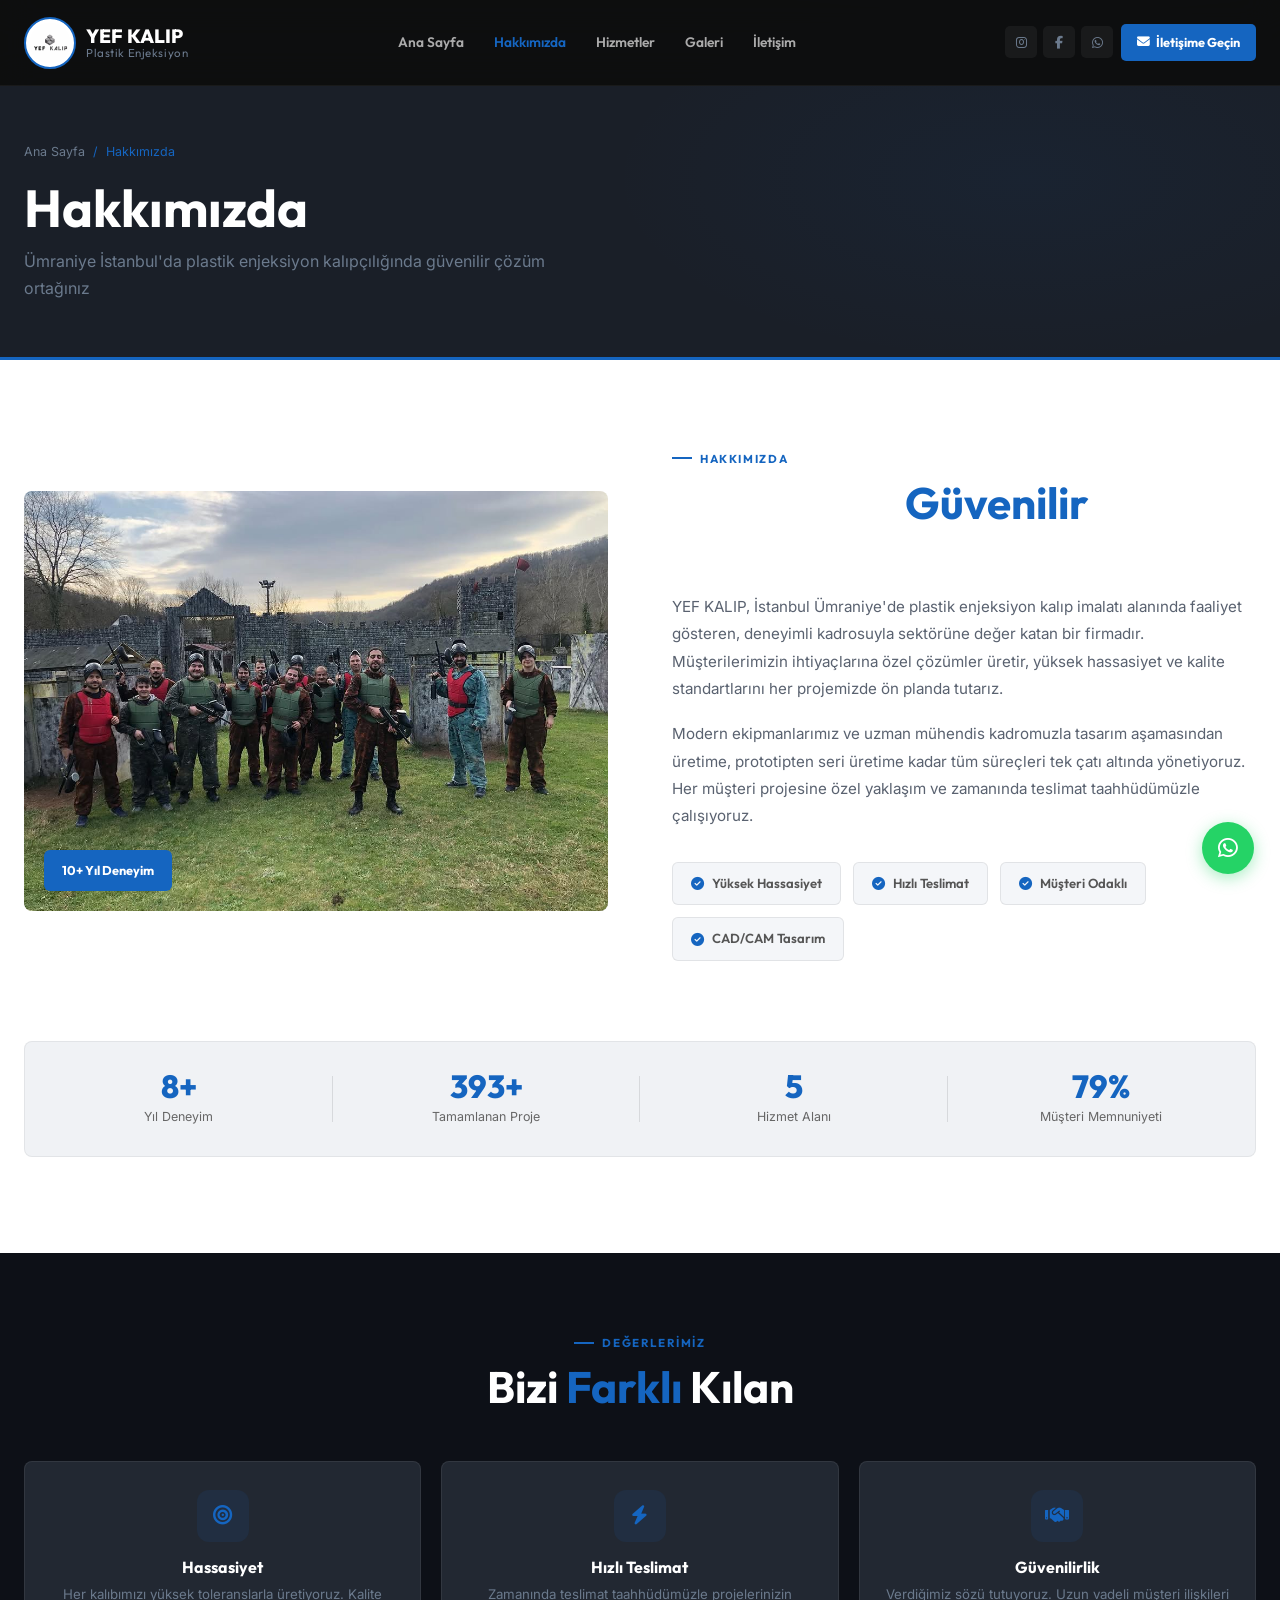
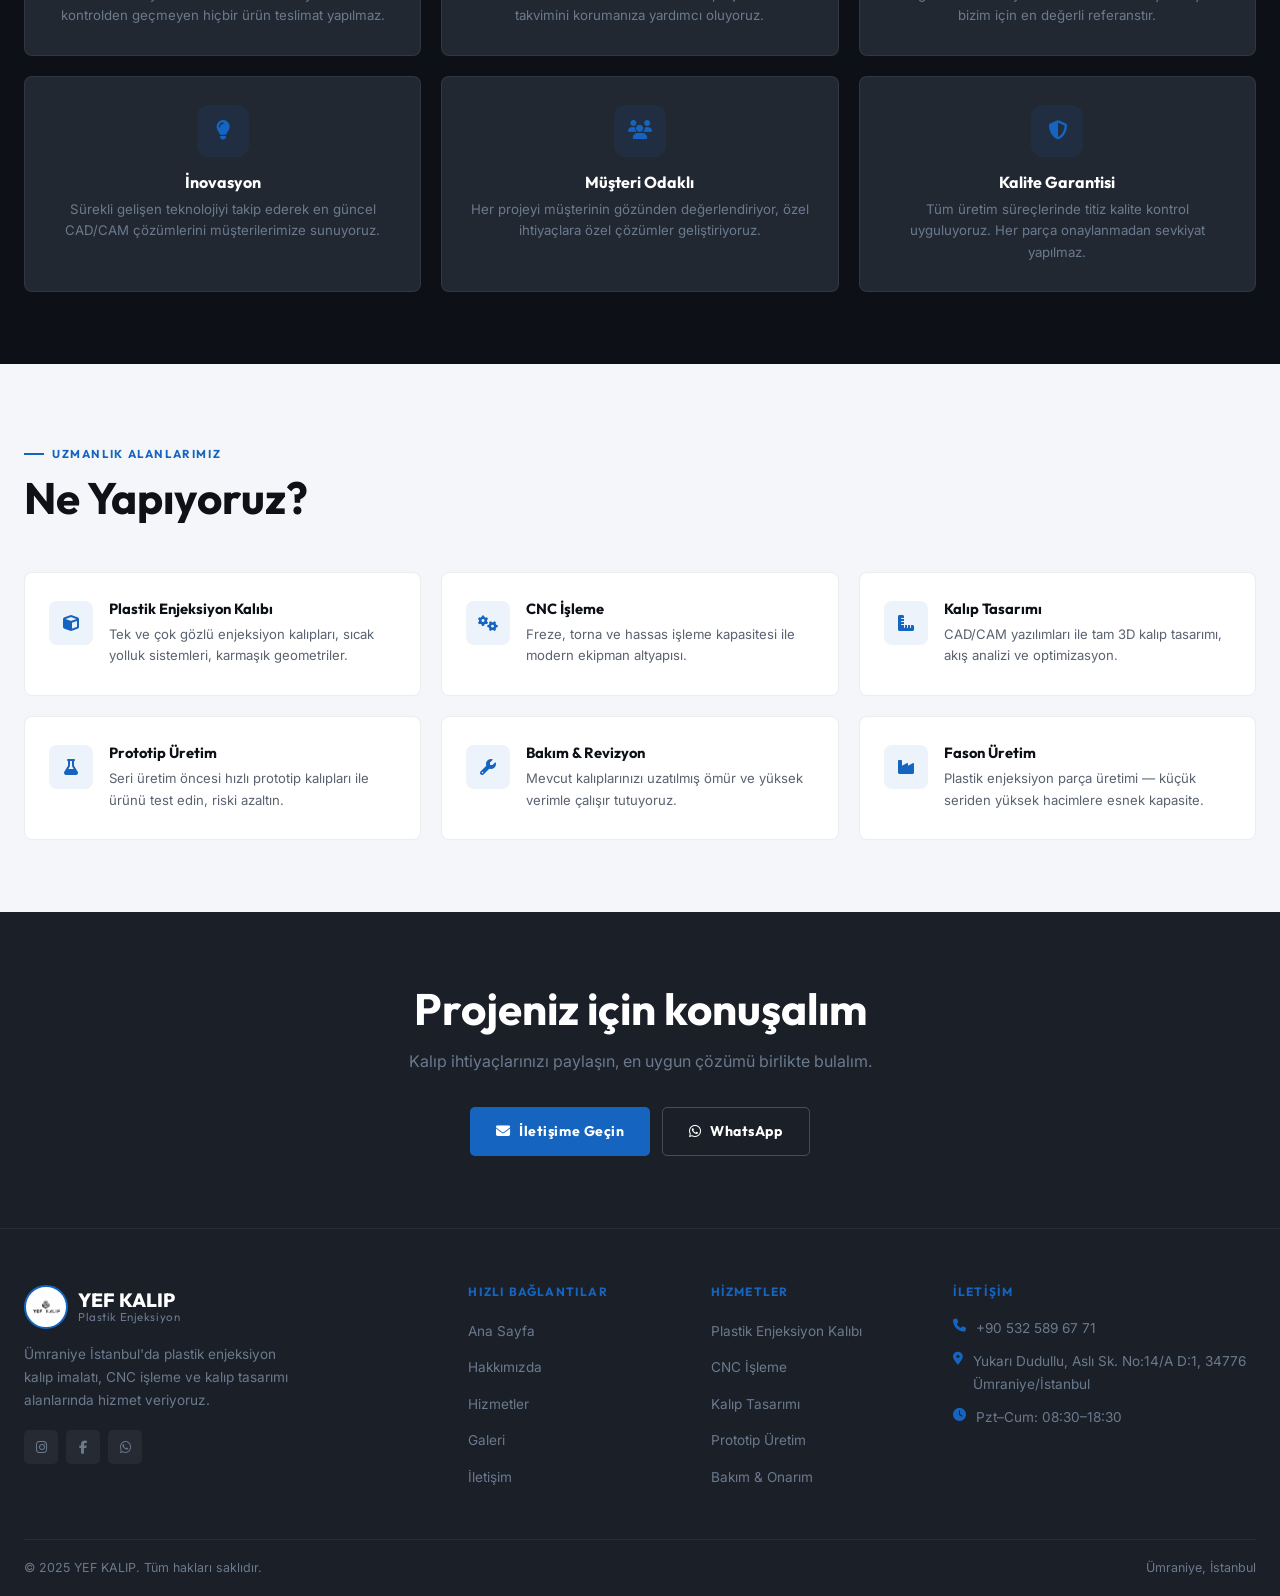
<file: hakkimizda.html>
﻿<!DOCTYPE html>
<html lang="tr">
<head>
  <meta charset="UTF-8" />
  <meta name="theme-color" content="#1565C0" /><meta name="viewport" content="width=device-width, initial-scale=1.0" />
  <title>Hakkımızda – YEF KALIP | Plastik Enjeksiyon Kalıp İmalatı</title>
  <meta name="description" content="YEF KALIP hakkında. Ümraniye İstanbul'da plastik enjeksiyon kalıp imalatı, CNC işleme ve kalıp tasarımı alanında deneyimli ekip." />
  <meta name="keywords" content="yef kalıp hakkında, plastik enjeksiyon kalıp firması, ümraniye kalıp şirketi, kalıp imalat firması istanbul" />
  <meta name="robots" content="index, follow" />
  <link rel="canonical" href="https://yefkalip.com/hakkimizda.html" />
  <meta property="og:type" content="website" />
  <meta property="og:url" content="https://yefkalip.com/hakkimizda.html" />
  <meta property="og:title" content="Hakkımızda – YEF KALIP" />
  <meta property="og:description" content="Ümraniye İstanbul'da plastik enjeksiyon kalıp imalatı alanında deneyimli kadrosuyla hizmet veren YEF KALIP hakkında." />
  <meta property="og:image" content="https://yefkalip.com/img/galeri/ig_1.jpg" />
  <meta property="og:site_name" content="YEF KALIP" />
  <style id="critical">
  *,*::before,*::after{box-sizing:border-box;margin:0;padding:0}
  :root{--red:#1565C0;--red-dk:#0D47A1;--red-glow:rgba(21,101,192,0.25);--black:#0D0D0D;--steel:#1A1F28;--steel2:#222832;--steel3:#2A3040;--muted:#6B7A8D;--light:#CBD5E1;--white:#fff;--radius:5px;--nav-h:86px;--transition:0.25s ease}
  html{scroll-behavior:smooth;font-size:16px}
  body{font-family:'Inter',sans-serif;background:#0D0D0D;color:#CBD5E1;line-height:1.65;-webkit-font-smoothing:antialiased}
  h1,h2,h3,h4,h5{font-family:'Outfit',sans-serif;font-weight:700;line-height:1.15;color:#fff}
  a{color:inherit;text-decoration:none}img{display:block;max-width:100%}ul{list-style:none}
  .container{max-width:1280px;margin:0 auto;padding:0 24px}
  .navbar{position:fixed;top:0;left:0;right:0;z-index:1000;height:86px;display:flex;align-items:center;background:rgba(13,13,13,0.9);backdrop-filter:blur(16px);border-bottom:1px solid rgba(255,255,255,0.05);transition:box-shadow .3s}
  .nav-inner{max-width:1280px;margin:0 auto;padding:0 24px;width:100%;display:flex;align-items:center;gap:20px}
  .nav-logo{display:flex;align-items:center;gap:10px;flex-shrink:0}
  .nav-logo img{height:58px;width:58px;object-fit:contain;background:#fff;border-radius:8px;padding:4px}
  .nav-logo-text{font-family:'Outfit',sans-serif;font-weight:800;font-size:1.2rem;line-height:1.1;color:#fff}
  .nav-logo-text small{font-size:.72rem;font-weight:400;color:#6B7A8D;letter-spacing:.05em;display:block}
  .nav-menu{display:flex;align-items:center;gap:2px;margin:0 auto}
  .nav-menu a{padding:8px 14px;border-radius:5px;font-family:'Outfit',sans-serif;font-size:.86rem;font-weight:600;color:rgba(255,255,255,.65);transition:all .25s ease}
  .nav-menu a:hover,.nav-menu a.active{color:#fff}.nav-menu a.active{color:#1565C0}
  .nav-cta a{display:inline-flex;align-items:center;gap:6px;padding:8px 16px;border-radius:5px;font-family:'Outfit',sans-serif;font-size:.8rem;font-weight:700;background:#1565C0;color:#fff;transition:all .25s ease}
  .nav-hamburger{display:none;flex-direction:column;gap:5px;cursor:pointer;padding:6px;background:none;border:none}
  .nav-hamburger span{display:block;width:22px;height:2px;background:#fff;border-radius:2px;transition:all .3s}
  .btn{display:inline-flex;align-items:center;gap:8px;padding:12px 26px;border-radius:5px;font-family:'Outfit',sans-serif;font-size:.88rem;font-weight:700;cursor:pointer;transition:all .25s ease;border:none}
  .btn-primary{background:#1565C0;color:#fff}.btn-outline{background:transparent;color:#fff;border:1.5px solid rgba(255,255,255,.2)}
  </style>
  <link rel="preconnect" href="https://fonts.googleapis.com" />
  <link rel="preconnect" href="https://fonts.gstatic.com" crossorigin />
  <link rel="stylesheet" href="https://fonts.googleapis.com/css2?family=Outfit:wght@300;400;500;600;700;800;900&family=Inter:wght@400;500;600&display=swap" />
  <link rel="preload" href="css/style.css" as="style" onload="this.onload=null;this.rel='stylesheet'" />
  <noscript><link rel="stylesheet" href="css/style.css" /></noscript>
  <link rel="stylesheet" href="https://cdnjs.cloudflare.com/ajax/libs/font-awesome/6.5.0/css/all.min.css" integrity="sha512-Avb2QiuDEEvB4bZJYdft2mNjVShBftLdPG8FJ0V7irTLQ8Uo0qcPxh4Plq7G5tGm0rU+1SPhVotteLpBERwTkw==" crossorigin="anonymous" referrerpolicy="no-referrer" />
  <link rel="icon" type="image/jpeg" href="img/logo.jpg" />
  <style>
    /* ── Section 1: About (white) ── */
    .about-section { padding: 80px 0 96px; background: #ffffff; }
    .about-grid { display: grid; grid-template-columns: 1fr 1fr; gap: 64px; align-items: center; margin-bottom: 80px; }
    .about-img-wrap { position: relative; border-radius: 8px; overflow: hidden; }
    .about-img-wrap img { width: 100%; height: 420px; object-fit: cover; display: block; }
    .about-img-badge { position: absolute; bottom: 20px; left: 20px; background: var(--red); color: var(--white); padding: 10px 18px; border-radius: 6px; font-family:'Outfit',sans-serif; font-size: 0.8rem; font-weight: 700; }
    .about-text p { color: #5a6270; line-height: 1.8; margin-bottom: 18px; font-size: 0.95rem; }
    .about-section .section-title { color: #0f1117; }
    .about-section .section-title span { color: var(--red); }
    .about-section .stats-bar { background: #f0f2f5; border: 1px solid rgba(0,0,0,0.06); border-radius: 8px; padding: 28px 0; }
    .about-section .stat-num { color: var(--red); }
    .about-section .stat-label { color: #666; }
    .about-section .stat-item:not(:last-child)::after { background: rgba(0,0,0,0.1); }
    .cert-row { display: flex; flex-wrap: wrap; gap: 12px; margin-top: 32px; }
    .cert-badge { display: flex; align-items: center; gap: 8px; padding: 10px 18px; background: #f4f6f9; border: 1px solid rgba(0,0,0,0.08); border-radius: 6px; font-size: 0.82rem; color: #555; font-family:'Outfit',sans-serif; font-weight: 600; }
    .cert-badge i { color: var(--red); }

    /* ── Section 2: Values (dark) ── */
    .values-section { padding: 72px 0; background: #0d1017; }
    .values-grid { display: grid; grid-template-columns: repeat(3,1fr); gap: 20px; margin-top: 48px; }
    .value-card { background: var(--steel2); border: 1px solid rgba(255,255,255,0.07); border-radius: 8px; padding: 28px 24px; text-align: center; transition: all var(--transition); }
    .value-card:hover { border-color: rgba(21,101,192,0.3); transform: translateY(-4px); }
    .value-icon { width: 52px; height: 52px; border-radius: 12px; background: rgba(21,101,192,0.1); color: var(--red); display: flex; align-items: center; justify-content: center; font-size: 1.2rem; margin: 0 auto 16px; }
    .value-card h3 { font-family:'Outfit',sans-serif; font-size: 1rem; font-weight: 700; color: var(--white); margin-bottom: 8px; }
    .value-card p { font-size: 0.83rem; color: var(--muted); line-height: 1.6; }

    /* ── Section 3: Service strip (light) ── */
    .service-strip { padding: 72px 0; background: #f4f6f9; }
    .strip-grid { display: grid; grid-template-columns: repeat(3,1fr); gap: 20px; margin-top: 48px; }
    .strip-card { background: #ffffff; border: 1px solid rgba(0,0,0,0.07); border-radius: 8px; padding: 28px 24px; display: flex; gap: 16px; align-items: flex-start; transition: all var(--transition); }
    .strip-card:hover { border-color: rgba(21,101,192,0.25); box-shadow: 0 8px 24px rgba(0,0,0,0.07); transform: translateY(-2px); }
    .strip-card-icon { width: 44px; height: 44px; border-radius: 8px; background: rgba(21,101,192,0.08); color: var(--red); display: flex; align-items: center; justify-content: center; font-size: 1rem; flex-shrink: 0; }
    .strip-card h4 { font-family:'Outfit',sans-serif; font-size: 0.92rem; font-weight: 700; color: #0d1117; margin-bottom: 6px; }
    .strip-card p { font-size: 0.82rem; color: #5a6270; line-height: 1.65; }
    .service-strip .section-label { color: var(--red); }
    .service-strip .section-title { color: #0f1117; }
    .service-strip .section-title span { color: var(--red); }

    /* ── Section 4: CTA (dark) ── */
    .cta-mini { padding: 72px 0; text-align: center; background: var(--steel); }

    @media (max-width: 1024px) { .about-grid { grid-template-columns: 1fr; } .values-grid { grid-template-columns: repeat(2,1fr); } .strip-grid { grid-template-columns: repeat(2,1fr); } }
    @media (max-width: 640px) { .values-grid { grid-template-columns: 1fr; } .strip-grid { grid-template-columns: 1fr; } }
  </style>
  <script type="application/ld+json">
  {
    "@context": "https://schema.org",
    "@type": "BreadcrumbList",
    "itemListElement": [
      { "@type": "ListItem", "position": 1, "name": "Ana Sayfa", "item": "https://yefkalip.com/" },
      { "@type": "ListItem", "position": 2, "name": "Hakkımızda", "item": "https://yefkalip.com/hakkimizda.html" }
    ]
  }
  </script></head>
<body>

<nav class="navbar" id="navbar">
  <div class="nav-inner">
    <a href="index.html" class="nav-logo">
      <img src="img/logo.jpg" alt="YEF KALIP" />
      <div class="nav-logo-text">YEF KALIP<small>Plastik Enjeksiyon</small></div>
    </a>
    <div class="nav-menu">
      <a href="index.html">Ana Sayfa</a>
      <a href="hakkimizda.html" class="active">Hakkımızda</a>
      <a href="hizmetler.html">Hizmetler</a>
      <a href="galeri.html">Galeri</a>
      <a href="iletisim.html">İletişim</a>
    </div>
    <div class="nav-right">
      <div class="nav-social">
        <a href="https://www.instagram.com/yef_kalip/" target="_blank"><i class="fab fa-instagram"></i></a>
        <a href="https://www.facebook.com/yefkalip/" target="_blank"><i class="fab fa-facebook-f"></i></a>
        <a href="https://wa.me/905325896771" target="_blank"><i class="fab fa-whatsapp"></i></a>
      </div>
      <div class="nav-cta"><a href="iletisim.html"><i class="fas fa-envelope"></i> İletişime Geçin</a></div>
    </div>
    <button class="nav-hamburger"><span></span><span></span><span></span></button>
  </div>
</nav>
<nav class="nav-mobile" id="navMobile">
  <a href="index.html">Ana Sayfa</a>
  <a href="hakkimizda.html">Hakkımızda</a>
  <a href="hizmetler.html">Hizmetler</a>
  <a href="galeri.html">Galeri</a>
  <a href="iletisim.html">İletişim</a>
  <a href="tel:+905325896771" style="color:var(--red);margin-top:8px;"><i class="fas fa-phone"></i> 0532 589 67 71</a>
</nav>

<div class="page-header">
  <div class="container">
    <div class="breadcrumb"><a href="index.html">Ana Sayfa</a><span>/</span><span>Hakkımızda</span></div>
    <h1>Hakkımızda</h1>
    <p>Ümraniye İstanbul'da plastik enjeksiyon kalıpçılığında güvenilir çözüm ortağınız</p>
  </div>
</div>

<section class="about-section">
  <div class="container">
    <div class="about-grid">
      <div class="about-img-wrap slide-left">
        <img src="img/galeri/ig_1.jpg" alt="YEF KALIP Atölye" loading="lazy" />
        <div class="about-img-badge">10+ Yıl Deneyim</div>
      </div>
      <div class="about-text slide-right">
        <div class="section-label">Hakkımızda</div>
        <h2 class="section-title" style="color:var(--white);">Kalıpçılıkta <span>Güvenilir</span><br>Çözüm Ortağınız</h2>
        <p>YEF KALIP, İstanbul Ümraniye'de plastik enjeksiyon kalıp imalatı alanında faaliyet gösteren, deneyimli kadrosuyla sektörüne değer katan bir firmadır. Müşterilerimizin ihtiyaçlarına özel çözümler üretir, yüksek hassasiyet ve kalite standartlarını her projemizde ön planda tutarız.</p>
        <p>Modern ekipmanlarımız ve uzman mühendis kadromuzla tasarım aşamasından üretime, prototipten seri üretime kadar tüm süreçleri tek çatı altında yönetiyoruz. Her müşteri projesine özel yaklaşım ve zamanında teslimat taahhüdümüzle çalışıyoruz.</p>
        <div class="cert-row">
          <div class="cert-badge"><i class="fas fa-check-circle"></i> Yüksek Hassasiyet</div>
          <div class="cert-badge"><i class="fas fa-check-circle"></i> Hızlı Teslimat</div>
          <div class="cert-badge"><i class="fas fa-check-circle"></i> Müşteri Odaklı</div>
          <div class="cert-badge"><i class="fas fa-check-circle"></i> CAD/CAM Tasarım</div>
        </div>
      </div>
    </div>

    <div class="stats-bar">
      <div class="stats-grid">
        <div class="stat-item"><div class="stat-num" data-target="10" data-suffix="+">10+</div><div class="stat-label">Yıl Deneyim</div></div>
        <div class="stat-item"><div class="stat-num" data-target="500" data-suffix="+">500+</div><div class="stat-label">Tamamlanan Proje</div></div>
        <div class="stat-item"><div class="stat-num" data-target="6">6</div><div class="stat-label">Hizmet Alanı</div></div>
        <div class="stat-item"><div class="stat-num" data-target="100" data-suffix="%">100%</div><div class="stat-label">Müşteri Memnuniyeti</div></div>
      </div>
    </div>

  </div>
</section>

<section class="values-section">
  <div class="container">
    <div style="text-align:center;margin-bottom:48px;">
      <div class="section-label" style="justify-content:center;">Değerlerimiz</div>
      <h2 class="section-title">Bizi <span>Farklı</span> Kılan</h2>
    </div>
    <div class="values-grid">
      <div class="value-card fade-in"><div class="value-icon"><i class="fas fa-bullseye"></i></div><h3>Hassasiyet</h3><p>Her kalıbımızı yüksek toleranslarla üretiyoruz. Kalite kontrolden geçmeyen hiçbir ürün teslimat yapılmaz.</p></div>
      <div class="value-card fade-in stagger-1"><div class="value-icon"><i class="fas fa-bolt"></i></div><h3>Hızlı Teslimat</h3><p>Zamanında teslimat taahhüdümüzle projelerinizin takvimini korumanıza yardımcı oluyoruz.</p></div>
      <div class="value-card fade-in stagger-2"><div class="value-icon"><i class="fas fa-handshake"></i></div><h3>Güvenilirlik</h3><p>Verdiğimiz sözü tutuyoruz. Uzun vadeli müşteri ilişkileri bizim için en değerli referanstır.</p></div>
      <div class="value-card fade-in stagger-3"><div class="value-icon"><i class="fas fa-lightbulb"></i></div><h3>İnovasyon</h3><p>Sürekli gelişen teknolojiyi takip ederek en güncel CAD/CAM çözümlerini müşterilerimize sunuyoruz.</p></div>
      <div class="value-card fade-in stagger-4"><div class="value-icon"><i class="fas fa-users"></i></div><h3>Müşteri Odaklı</h3><p>Her projeyi müşterinin gözünden değerlendiriyor, özel ihtiyaçlara özel çözümler geliştiriyoruz.</p></div>
      <div class="value-card fade-in stagger-5"><div class="value-icon"><i class="fas fa-shield-alt"></i></div><h3>Kalite Garantisi</h3><p>Tüm üretim süreçlerinde titiz kalite kontrol uyguluyoruz. Her parça onaylanmadan sevkiyat yapılmaz.</p></div>
    </div>
  </div>
</section>

<section class="service-strip">
  <div class="container">
    <div class="section-label">Uzmanlık Alanlarımız</div>
    <h2 class="section-title">Ne Yapıyoruz?</h2>
    <div class="strip-grid">
      <div class="strip-card fade-in"><div class="strip-card-icon"><i class="fas fa-cube"></i></div><div><h4>Plastik Enjeksiyon Kalıbı</h4><p>Tek ve çok gözlü enjeksiyon kalıpları, sıcak yolluk sistemleri, karmaşık geometriler.</p></div></div>
      <div class="strip-card fade-in stagger-1"><div class="strip-card-icon"><i class="fas fa-cogs"></i></div><div><h4>CNC İşleme</h4><p>Freze, torna ve hassas işleme kapasitesi ile modern ekipman altyapısı.</p></div></div>
      <div class="strip-card fade-in stagger-2"><div class="strip-card-icon"><i class="fas fa-ruler-combined"></i></div><div><h4>Kalıp Tasarımı</h4><p>CAD/CAM yazılımları ile tam 3D kalıp tasarımı, akış analizi ve optimizasyon.</p></div></div>
      <div class="strip-card fade-in stagger-3"><div class="strip-card-icon"><i class="fas fa-flask"></i></div><div><h4>Prototip Üretim</h4><p>Seri üretim öncesi hızlı prototip kalıpları ile ürünü test edin, riski azaltın.</p></div></div>
      <div class="strip-card fade-in stagger-4"><div class="strip-card-icon"><i class="fas fa-wrench"></i></div><div><h4>Bakım &amp; Revizyon</h4><p>Mevcut kalıplarınızı uzatılmış ömür ve yüksek verimle çalışır tutuyoruz.</p></div></div>
      <div class="strip-card fade-in stagger-5"><div class="strip-card-icon"><i class="fas fa-industry"></i></div><div><h4>Fason Üretim</h4><p>Plastik enjeksiyon parça üretimi — küçük seriden yüksek hacimlere esnek kapasite.</p></div></div>
    </div>
  </div>
</section>

<div class="cta-mini">
  <div class="container">
    <h2 class="section-title" style="color:var(--white);margin-bottom:12px;">Projeniz için konuşalım</h2>
    <p class="section-desc" style="margin:0 auto 32px;text-align:center;">Kalıp ihtiyaçlarınızı paylaşın, en uygun çözümü birlikte bulalım.</p>
    <div style="display:flex;gap:12px;justify-content:center;flex-wrap:wrap;">
      <a href="iletisim.html" class="btn btn-primary"><i class="fas fa-envelope"></i> İletişime Geçin</a>
      <a href="https://wa.me/905325896771" target="_blank" class="btn btn-outline"><i class="fab fa-whatsapp"></i> WhatsApp</a>
    </div>
  </div>
</div>

<footer>
  <div class="container">
    <div class="footer-grid">
      <div class="footer-brand">
        <div class="nav-logo" style="margin-bottom:4px;"><img src="img/logo.jpg" alt="YEF KALIP" style="height:44px;width:44px;border-radius:50%;object-fit:cover;border:2px solid var(--red);" /><div class="nav-logo-text">YEF KALIP<small>Plastik Enjeksiyon</small></div></div>
        <p>Ümraniye İstanbul'da plastik enjeksiyon kalıp imalatı, CNC işleme ve kalıp tasarımı alanlarında hizmet veriyoruz.</p>
        <div class="footer-social"><a href="https://www.instagram.com/yef_kalip/" target="_blank"><i class="fab fa-instagram"></i></a><a href="https://www.facebook.com/yefkalip/" target="_blank"><i class="fab fa-facebook-f"></i></a><a href="https://wa.me/905325896771" target="_blank"><i class="fab fa-whatsapp"></i></a></div>
      </div>
      <div class="footer-col"><h4>Hızlı Bağlantılar</h4><ul><li><a href="index.html">Ana Sayfa</a></li><li><a href="hakkimizda.html">Hakkımızda</a></li><li><a href="hizmetler.html">Hizmetler</a></li><li><a href="galeri.html">Galeri</a></li><li><a href="iletisim.html">İletişim</a></li></ul></div>
      <div class="footer-col"><h4>Hizmetler</h4><ul><li><a href="hizmetler.html">Plastik Enjeksiyon Kalıbı</a></li><li><a href="hizmetler.html">CNC İşleme</a></li><li><a href="hizmetler.html">Kalıp Tasarımı</a></li><li><a href="hizmetler.html">Prototip Üretim</a></li><li><a href="hizmetler.html">Bakım &amp; Onarım</a></li></ul></div>
      <div class="footer-col"><h4>İletişim</h4><div class="footer-contact-item"><i class="fas fa-phone"></i><span><a href="tel:+905325896771" style="color:var(--muted);">+90 532 589 67 71</a></span></div><div class="footer-contact-item"><i class="fas fa-map-marker-alt"></i><span>Yukarı Dudullu, Aslı Sk. No:14/A D:1, 34776 Ümraniye/İstanbul</span></div><div class="footer-contact-item"><i class="fas fa-clock"></i><span>Pzt–Cum: 08:30–18:30</span></div></div>
    </div>
    <div class="footer-bottom"><span>&copy; 2025 YEF KALIP. Tüm hakları saklıdır.</span><span>Ümraniye, İstanbul</span></div>
  </div>
</footer>

<a href="https://wa.me/905325896771" target="_blank" class="whatsapp-float"><i class="fab fa-whatsapp"></i></a>
<script src="js/main.js"></script>
</body>
</html>
</file>
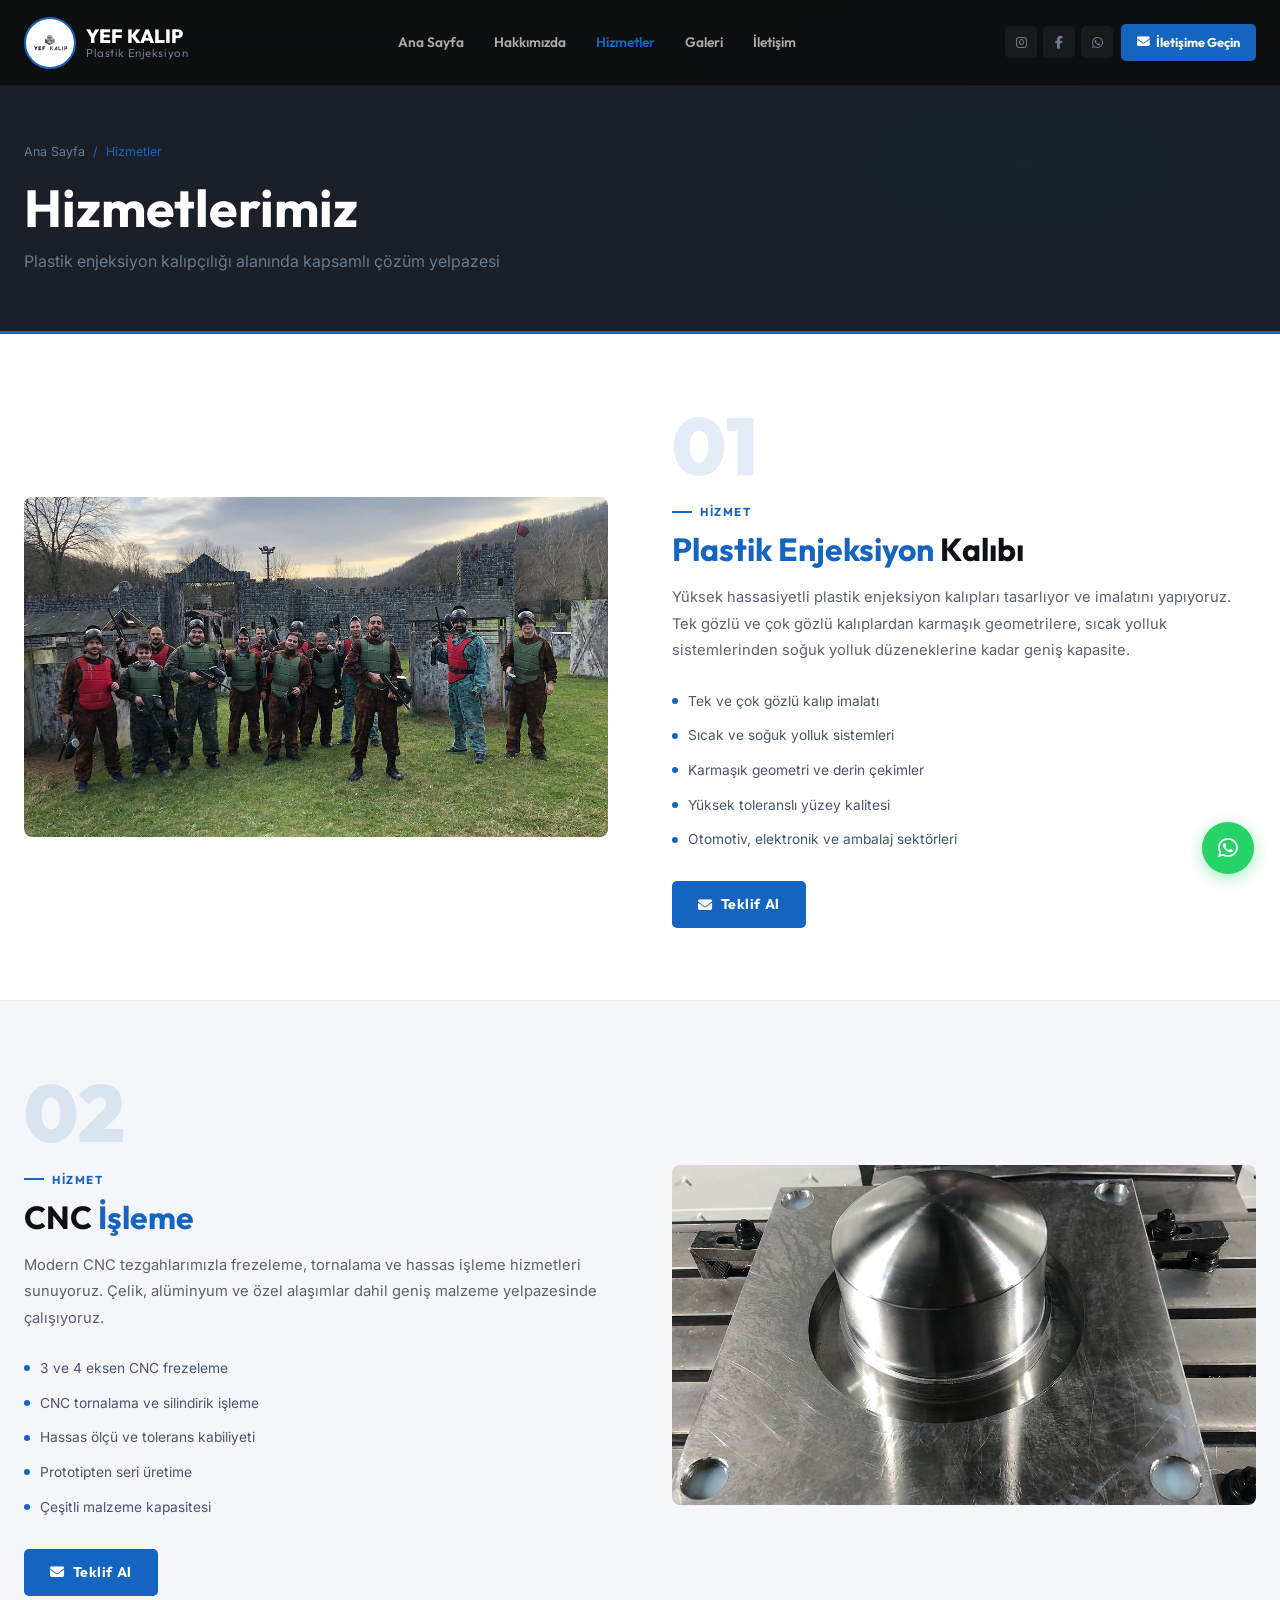
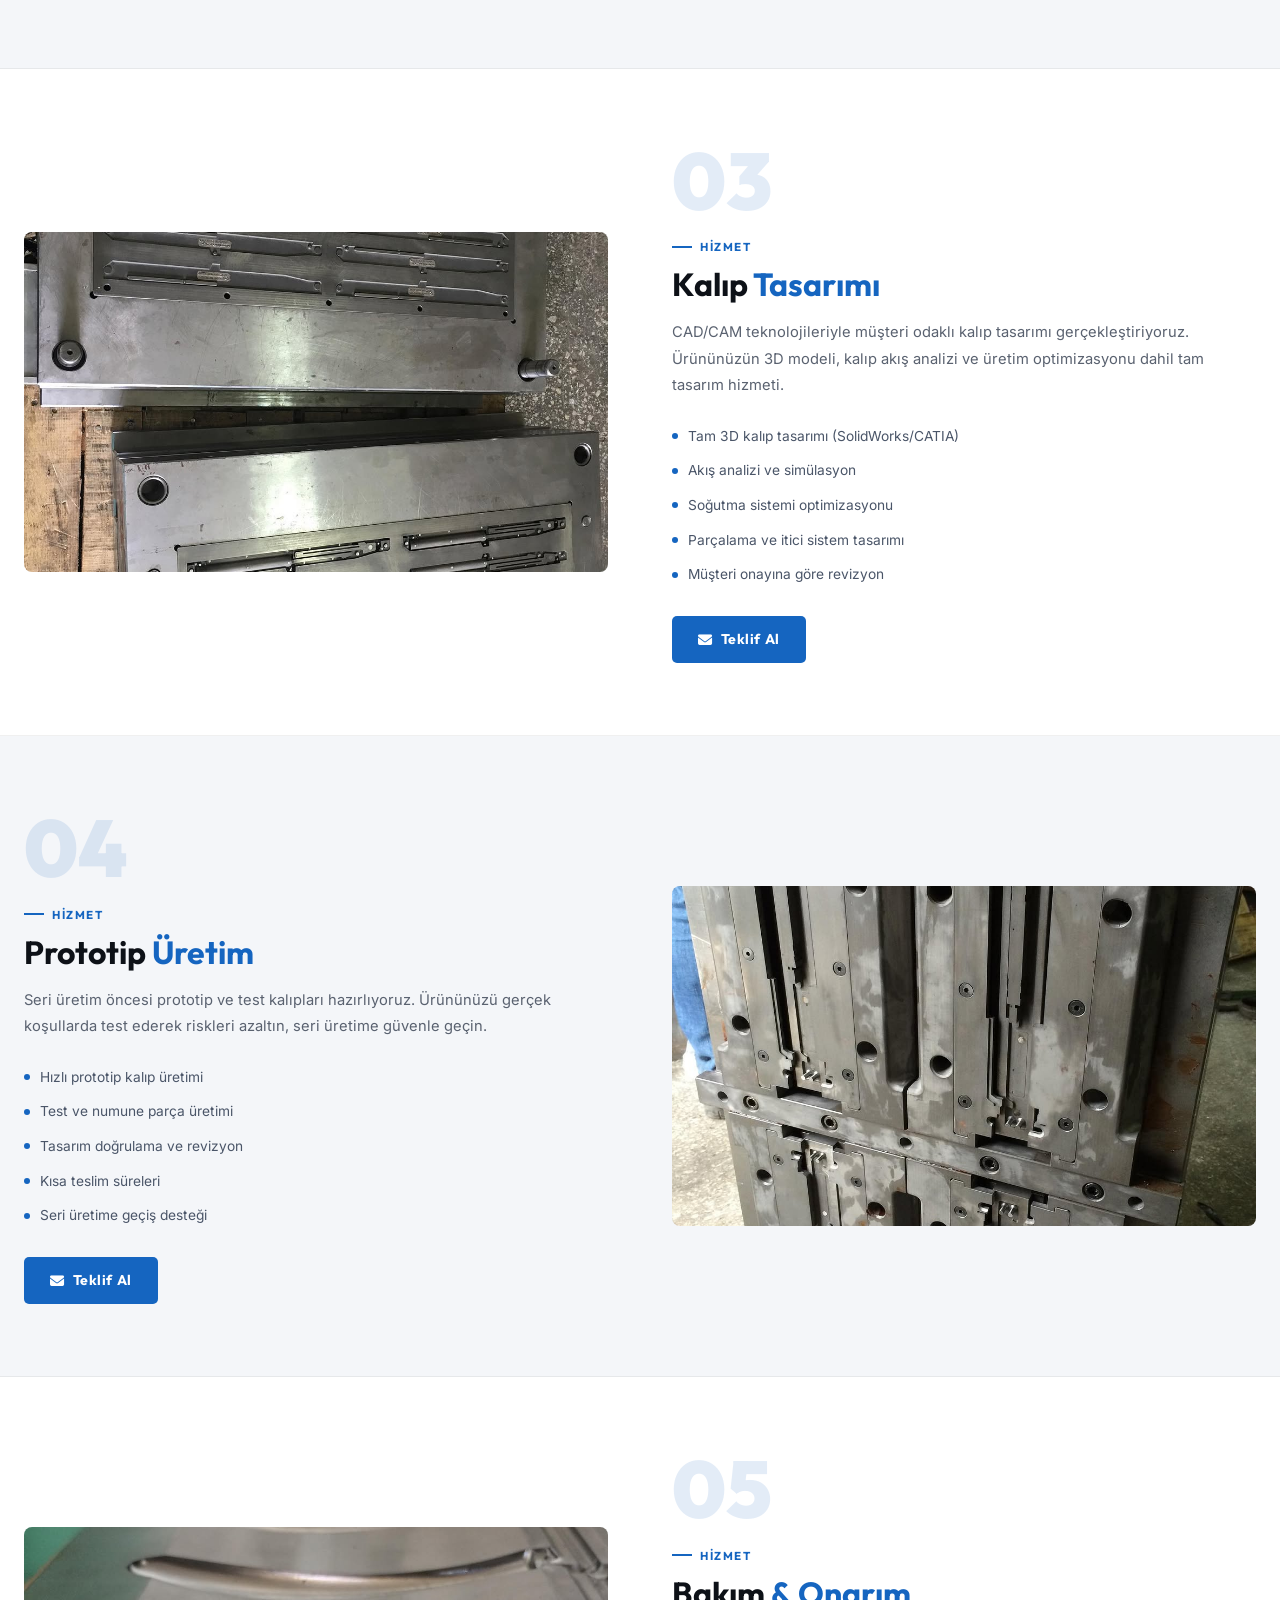
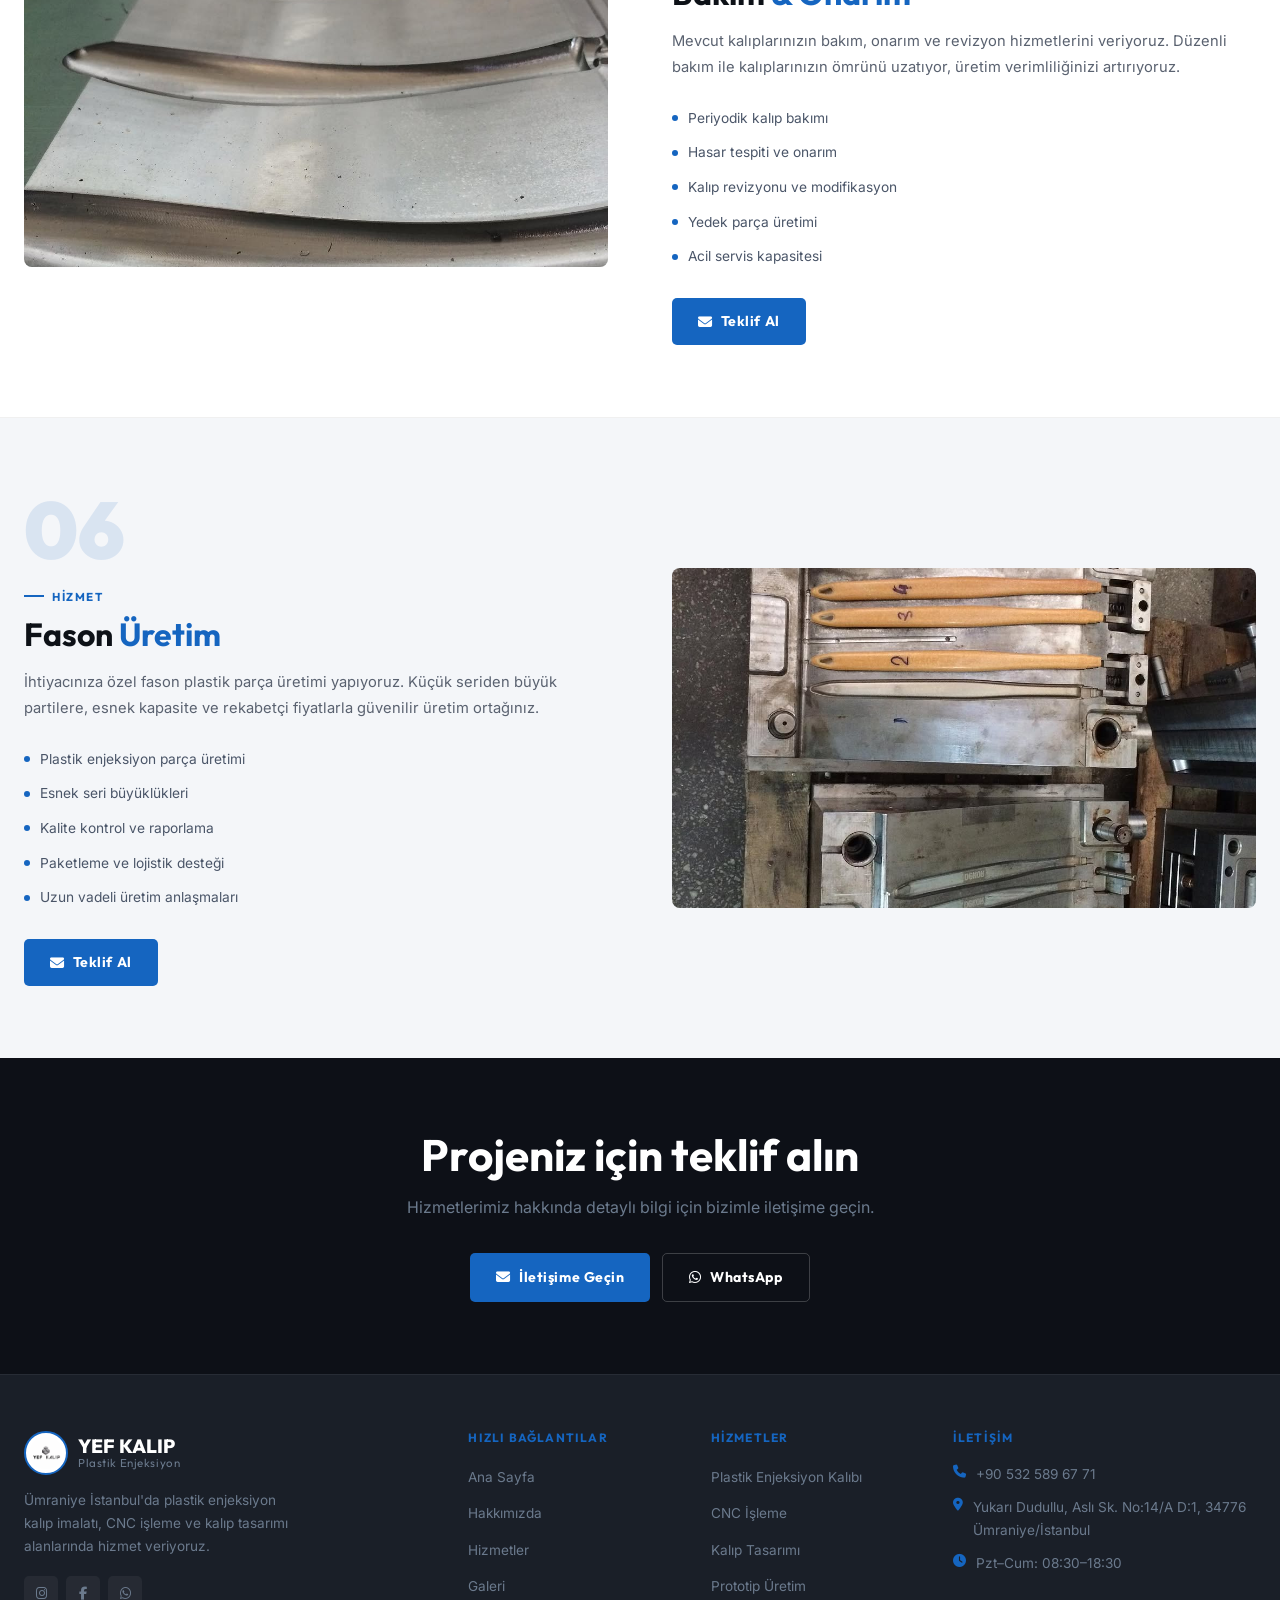
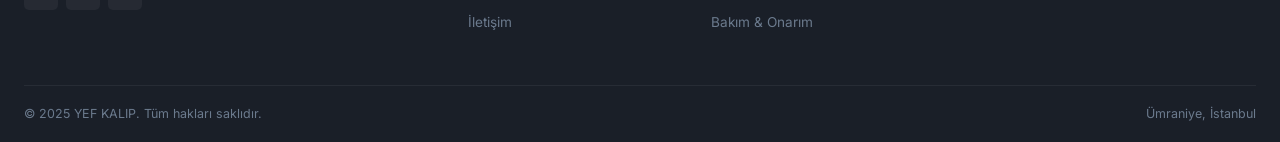
<file: hizmetler.html>
﻿<!DOCTYPE html>
<html lang="tr">
<head>
  <meta charset="UTF-8" />
  <meta name="theme-color" content="#1565C0" /><meta name="viewport" content="width=device-width, initial-scale=1.0" />
  <title>Hizmetler – YEF KALIP | Plastik Enjeksiyon Kalıp İmalatı</title>
  <meta name="description" content="YEF KALIP hizmetleri: Plastik enjeksiyon kalıbı, CNC işleme, kalıp tasarımı, prototip üretim, bakım-onarım ve fason üretim. Ümraniye İstanbul." />
  <meta name="keywords" content="plastik enjeksiyon kalıbı, CNC işleme istanbul, kalıp tasarımı, prototip kalıp üretim, kalıp bakım onarım, fason plastik üretim, ümraniye" />
  <meta name="robots" content="index, follow" />
  <link rel="canonical" href="https://yefkalip.com/hizmetler.html" />
  <meta property="og:type" content="website" />
  <meta property="og:url" content="https://yefkalip.com/hizmetler.html" />
  <meta property="og:title" content="Hizmetler – YEF KALIP" />
  <meta property="og:description" content="Plastik enjeksiyon kalıbı, CNC işleme, kalıp tasarımı, prototip üretim ve fason üretim hizmetleri. Ümraniye İstanbul." />
  <meta property="og:image" content="https://yefkalip.com/img/galeri/ig_5.jpg" />
  <meta property="og:site_name" content="YEF KALIP" />
  <!-- Schema: Services -->
  <script type="application/ld+json">
  {
    "@context": "https://schema.org",
    "@type": "ItemList",
    "name": "YEF KALIP Hizmetleri",
    "itemListElement": [
      { "@type": "ListItem", "position": 1, "name": "Plastik Enjeksiyon Kalıbı", "url": "https://yefkalip.com/hizmetler.html" },
      { "@type": "ListItem", "position": 2, "name": "CNC İşleme", "url": "https://yefkalip.com/hizmetler.html" },
      { "@type": "ListItem", "position": 3, "name": "Kalıp Tasarımı", "url": "https://yefkalip.com/hizmetler.html" },
      { "@type": "ListItem", "position": 4, "name": "Prototip Üretim", "url": "https://yefkalip.com/hizmetler.html" },
      { "@type": "ListItem", "position": 5, "name": "Bakım ve Onarım", "url": "https://yefkalip.com/hizmetler.html" },
      { "@type": "ListItem", "position": 6, "name": "Fason Üretim", "url": "https://yefkalip.com/hizmetler.html" }
    ]
  }
  </script>
  <style id="critical">
  *,*::before,*::after{box-sizing:border-box;margin:0;padding:0}
  :root{--red:#1565C0;--red-dk:#0D47A1;--red-glow:rgba(21,101,192,0.25);--black:#0D0D0D;--steel:#1A1F28;--steel2:#222832;--steel3:#2A3040;--muted:#6B7A8D;--light:#CBD5E1;--white:#fff;--radius:5px;--nav-h:86px;--transition:0.25s ease}
  html{scroll-behavior:smooth;font-size:16px}
  body{font-family:'Inter',sans-serif;background:#0D0D0D;color:#CBD5E1;line-height:1.65;-webkit-font-smoothing:antialiased}
  h1,h2,h3,h4,h5{font-family:'Outfit',sans-serif;font-weight:700;line-height:1.15;color:#fff}
  a{color:inherit;text-decoration:none}img{display:block;max-width:100%}ul{list-style:none}
  .container{max-width:1280px;margin:0 auto;padding:0 24px}
  .navbar{position:fixed;top:0;left:0;right:0;z-index:1000;height:86px;display:flex;align-items:center;background:rgba(13,13,13,0.9);backdrop-filter:blur(16px);border-bottom:1px solid rgba(255,255,255,0.05);transition:box-shadow .3s}
  .nav-inner{max-width:1280px;margin:0 auto;padding:0 24px;width:100%;display:flex;align-items:center;gap:20px}
  .nav-logo{display:flex;align-items:center;gap:10px;flex-shrink:0}
  .nav-logo img{height:58px;width:58px;object-fit:contain;background:#fff;border-radius:8px;padding:4px}
  .nav-logo-text{font-family:'Outfit',sans-serif;font-weight:800;font-size:1.2rem;line-height:1.1;color:#fff}
  .nav-logo-text small{font-size:.72rem;font-weight:400;color:#6B7A8D;letter-spacing:.05em;display:block}
  .nav-menu{display:flex;align-items:center;gap:2px;margin:0 auto}
  .nav-menu a{padding:8px 14px;border-radius:5px;font-family:'Outfit',sans-serif;font-size:.86rem;font-weight:600;color:rgba(255,255,255,.65);transition:all .25s ease}
  .nav-menu a:hover,.nav-menu a.active{color:#fff}.nav-menu a.active{color:#1565C0}
  .nav-cta a{display:inline-flex;align-items:center;gap:6px;padding:8px 16px;border-radius:5px;font-family:'Outfit',sans-serif;font-size:.8rem;font-weight:700;background:#1565C0;color:#fff;transition:all .25s ease}
  .nav-hamburger{display:none;flex-direction:column;gap:5px;cursor:pointer;padding:6px;background:none;border:none}
  .nav-hamburger span{display:block;width:22px;height:2px;background:#fff;border-radius:2px;transition:all .3s}
  .btn{display:inline-flex;align-items:center;gap:8px;padding:12px 26px;border-radius:5px;font-family:'Outfit',sans-serif;font-size:.88rem;font-weight:700;cursor:pointer;transition:all .25s ease;border:none}
  .btn-primary{background:#1565C0;color:#fff}.btn-outline{background:transparent;color:#fff;border:1.5px solid rgba(255,255,255,.2)}
  </style>
  <link rel="preconnect" href="https://fonts.googleapis.com" />
  <link rel="preconnect" href="https://fonts.gstatic.com" crossorigin />
  <link rel="stylesheet" href="https://fonts.googleapis.com/css2?family=Outfit:wght@300;400;500;600;700;800;900&family=Inter:wght@400;500;600&display=swap" />
  <link rel="preload" href="css/style.css" as="style" onload="this.onload=null;this.rel='stylesheet'" />
  <noscript><link rel="stylesheet" href="css/style.css" /></noscript>
  <link rel="stylesheet" href="https://cdnjs.cloudflare.com/ajax/libs/font-awesome/6.5.0/css/all.min.css" integrity="sha512-Avb2QiuDEEvB4bZJYdft2mNjVShBftLdPG8FJ0V7irTLQ8Uo0qcPxh4Plq7G5tGm0rU+1SPhVotteLpBERwTkw==" crossorigin="anonymous" referrerpolicy="no-referrer" />
  <link rel="icon" type="image/jpeg" href="img/logo.jpg" />
  <style>
    .services-section { padding: 0; }
    /* Alternating section backgrounds */
    .svc-wrap:nth-child(odd)  { background: #ffffff; }
    .svc-wrap:nth-child(even) { background: #f4f6f9; }
    .svc-wrap { padding: 72px 0; }
    .svc-wrap:not(:last-child) { border-bottom: 1px solid rgba(0,0,0,0.06); }
    .service-block { display: grid; grid-template-columns: 1fr 1fr; gap: 64px; align-items: center; }
    .service-block.reverse { direction: rtl; }
    .service-block.reverse > * { direction: ltr; }
    .service-img { border-radius: 8px; overflow: hidden; }
    .service-img img { width: 100%; height: 340px; object-fit: cover; display: block; transition: transform 0.6s ease; }
    .service-img:hover img { transform: scale(1.04); }
    .service-num { font-family:'Outfit',sans-serif; font-size: 5rem; font-weight: 900; color: rgba(21,101,192,0.12); line-height: 1; margin-bottom: 8px; }
    .service-content h2 { font-size: clamp(1.5rem, 2.5vw, 2rem); margin-bottom: 16px; color: #0d1117; }
    .service-content h2 span { color: var(--red); }
    .service-content p { color: #5a6270; line-height: 1.8; margin-bottom: 20px; font-size: 0.92rem; }
    .service-features { margin-bottom: 24px; }
    .service-features li { display: flex; align-items: center; gap: 10px; padding: 6px 0; font-size: 0.86rem; color: #4a5568; }
    .service-features li::before { content: ''; width: 6px; height: 6px; border-radius: 50%; background: var(--red); flex-shrink: 0; }
    .svc-label { display: inline-flex; align-items: center; gap: 8px; font-family:'Outfit',sans-serif; font-size: 0.72rem; font-weight: 700; letter-spacing: 0.14em; text-transform: uppercase; color: var(--red); margin-bottom: 10px; }
    .svc-label::before { content:''; display:block; width:20px; height:2px; background:var(--red); }
    .cta-mini { padding: 72px 0; text-align: center; background: #0d1017; }
    @media (max-width: 1024px) { .service-block, .service-block.reverse { grid-template-columns: 1fr; direction: ltr; } }
  </style>
  <script type="application/ld+json">
  {
    "@context": "https://schema.org",
    "@type": "BreadcrumbList",
    "itemListElement": [
      { "@type": "ListItem", "position": 1, "name": "Ana Sayfa", "item": "https://yefkalip.com/" },
      { "@type": "ListItem", "position": 2, "name": "Hizmetler", "item": "https://yefkalip.com/hizmetler.html" }
    ]
  }
  </script></head>
<body>

<nav class="navbar" id="navbar">
  <div class="nav-inner">
    <a href="index.html" class="nav-logo"><img src="img/logo.jpg" alt="YEF KALIP" /><div class="nav-logo-text">YEF KALIP<small>Plastik Enjeksiyon</small></div></a>
    <div class="nav-menu">
      <a href="index.html">Ana Sayfa</a><a href="hakkimizda.html">Hakkımızda</a>
      <a href="hizmetler.html" class="active">Hizmetler</a><a href="galeri.html">Galeri</a><a href="iletisim.html">İletişim</a>
    </div>
    <div class="nav-right">
      <div class="nav-social"><a href="https://www.instagram.com/yef_kalip/" target="_blank"><i class="fab fa-instagram"></i></a><a href="https://www.facebook.com/yefkalip/" target="_blank"><i class="fab fa-facebook-f"></i></a><a href="https://wa.me/905325896771" target="_blank"><i class="fab fa-whatsapp"></i></a></div>
      <div class="nav-cta"><a href="iletisim.html"><i class="fas fa-envelope"></i> İletişime Geçin</a></div>
    </div>
    <button class="nav-hamburger"><span></span><span></span><span></span></button>
  </div>
</nav>
<nav class="nav-mobile" id="navMobile">
  <a href="index.html">Ana Sayfa</a><a href="hakkimizda.html">Hakkımızda</a><a href="hizmetler.html">Hizmetler</a><a href="galeri.html">Galeri</a><a href="iletisim.html">İletişim</a>
  <a href="tel:+905325896771" style="color:var(--red);margin-top:8px;"><i class="fas fa-phone"></i> 0532 589 67 71</a>
</nav>

<div class="page-header">
  <div class="container">
    <div class="breadcrumb"><a href="index.html">Ana Sayfa</a><span>/</span><span>Hizmetler</span></div>
    <h1>Hizmetlerimiz</h1>
    <p>Plastik enjeksiyon kalıpçılığı alanında kapsamlı çözüm yelpazesi</p>
  </div>
</div>

<section class="services-section">

  <div class="svc-wrap"><!-- odd = white -->
    <div class="container">
      <div class="service-block">
        <div class="service-img slide-left"><img src="img/galeri/ig_1.jpg" alt="Plastik Enjeksiyon Kalıbı" loading="lazy" /></div>
        <div class="service-content slide-right">
          <div class="service-num">01</div>
          <div class="svc-label">Hizmet</div>
          <h2><span>Plastik Enjeksiyon</span> Kalıbı</h2>
          <p>Yüksek hassasiyetli plastik enjeksiyon kalıpları tasarlıyor ve imalatını yapıyoruz. Tek gözlü ve çok gözlü kalıplardan karmaşık geometrilere, sıcak yolluk sistemlerinden soğuk yolluk düzeneklerine kadar geniş kapasite.</p>
          <ul class="service-features"><li>Tek ve çok gözlü kalıp imalatı</li><li>Sıcak ve soğuk yolluk sistemleri</li><li>Karmaşık geometri ve derin çekimler</li><li>Yüksek toleranslı yüzey kalitesi</li><li>Otomotiv, elektronik ve ambalaj sektörleri</li></ul>
          <a href="iletisim.html" class="btn btn-primary"><i class="fas fa-envelope"></i> Teklif Al</a>
        </div>
      </div>
    </div>
  </div>

  <div class="svc-wrap"><!-- even = light gray -->
    <div class="container">
      <div class="service-block reverse">
        <div class="service-img slide-right"><img src="img/galeri/ig_3.jpg" alt="CNC İşleme" loading="lazy" /></div>
        <div class="service-content slide-left">
          <div class="service-num">02</div>
          <div class="svc-label">Hizmet</div>
          <h2>CNC <span>İşleme</span></h2>
          <p>Modern CNC tezgahlarımızla frezeleme, tornalama ve hassas işleme hizmetleri sunuyoruz. Çelik, alüminyum ve özel alaşımlar dahil geniş malzeme yelpazesinde çalışıyoruz.</p>
          <ul class="service-features"><li>3 ve 4 eksen CNC frezeleme</li><li>CNC tornalama ve silindirik işleme</li><li>Hassas ölçü ve tolerans kabiliyeti</li><li>Prototipten seri üretime</li><li>Çeşitli malzeme kapasitesi</li></ul>
          <a href="iletisim.html" class="btn btn-primary"><i class="fas fa-envelope"></i> Teklif Al</a>
        </div>
      </div>
    </div>
  </div>

  <div class="svc-wrap"><!-- odd = white -->
    <div class="container">
      <div class="service-block">
        <div class="service-img slide-left"><img src="img/galeri/ig_5.jpg" alt="Kalıp Tasarımı" loading="lazy" /></div>
        <div class="service-content slide-right">
          <div class="service-num">03</div>
          <div class="svc-label">Hizmet</div>
          <h2>Kalıp <span>Tasarımı</span></h2>
          <p>CAD/CAM teknolojileriyle müşteri odaklı kalıp tasarımı gerçekleştiriyoruz. Ürününüzün 3D modeli, kalıp akış analizi ve üretim optimizasyonu dahil tam tasarım hizmeti.</p>
          <ul class="service-features"><li>Tam 3D kalıp tasarımı (SolidWorks/CATIA)</li><li>Akış analizi ve simülasyon</li><li>Soğutma sistemi optimizasyonu</li><li>Parçalama ve itici sistem tasarımı</li><li>Müşteri onayına göre revizyon</li></ul>
          <a href="iletisim.html" class="btn btn-primary"><i class="fas fa-envelope"></i> Teklif Al</a>
        </div>
      </div>
    </div>
  </div>

  <div class="svc-wrap"><!-- even = light gray -->
    <div class="container">
      <div class="service-block reverse">
        <div class="service-img slide-right"><img src="img/galeri/ig_7.jpg" alt="Prototip Üretim" loading="lazy" /></div>
        <div class="service-content slide-left">
          <div class="service-num">04</div>
          <div class="svc-label">Hizmet</div>
          <h2>Prototip <span>Üretim</span></h2>
          <p>Seri üretim öncesi prototip ve test kalıpları hazırlıyoruz. Ürününüzü gerçek koşullarda test ederek riskleri azaltın, seri üretime güvenle geçin.</p>
          <ul class="service-features"><li>Hızlı prototip kalıp üretimi</li><li>Test ve numune parça üretimi</li><li>Tasarım doğrulama ve revizyon</li><li>Kısa teslim süreleri</li><li>Seri üretime geçiş desteği</li></ul>
          <a href="iletisim.html" class="btn btn-primary"><i class="fas fa-envelope"></i> Teklif Al</a>
        </div>
      </div>
    </div>
  </div>

  <div class="svc-wrap"><!-- odd = white -->
    <div class="container">
      <div class="service-block">
        <div class="service-img slide-left"><img src="img/galeri/ig_9.jpg" alt="Bakım Onarım" loading="lazy" /></div>
        <div class="service-content slide-right">
          <div class="service-num">05</div>
          <div class="svc-label">Hizmet</div>
          <h2>Bakım <span>&amp; Onarım</span></h2>
          <p>Mevcut kalıplarınızın bakım, onarım ve revizyon hizmetlerini veriyoruz. Düzenli bakım ile kalıplarınızın ömrünü uzatıyor, üretim verimliliğinizi artırıyoruz.</p>
          <ul class="service-features"><li>Periyodik kalıp bakımı</li><li>Hasar tespiti ve onarım</li><li>Kalıp revizyonu ve modifikasyon</li><li>Yedek parça üretimi</li><li>Acil servis kapasitesi</li></ul>
          <a href="iletisim.html" class="btn btn-primary"><i class="fas fa-envelope"></i> Teklif Al</a>
        </div>
      </div>
    </div>
  </div>

  <div class="svc-wrap"><!-- even = light gray -->
    <div class="container">
      <div class="service-block reverse">
        <div class="service-img slide-right"><img src="img/galeri/ig_11.jpg" alt="Fason Üretim" loading="lazy" /></div>
        <div class="service-content slide-left">
          <div class="service-num">06</div>
          <div class="svc-label">Hizmet</div>
          <h2>Fason <span>Üretim</span></h2>
          <p>İhtiyacınıza özel fason plastik parça üretimi yapıyoruz. Küçük seriden büyük partilere, esnek kapasite ve rekabetçi fiyatlarla güvenilir üretim ortağınız.</p>
          <ul class="service-features"><li>Plastik enjeksiyon parça üretimi</li><li>Esnek seri büyüklükleri</li><li>Kalite kontrol ve raporlama</li><li>Paketleme ve lojistik desteği</li><li>Uzun vadeli üretim anlaşmaları</li></ul>
          <a href="iletisim.html" class="btn btn-primary"><i class="fas fa-envelope"></i> Teklif Al</a>
        </div>
      </div>
    </div>
  </div>

</section>

<div class="cta-mini">
  <div class="container">
    <h2 class="section-title" style="color:var(--white);margin-bottom:12px;">Projeniz için teklif alın</h2>
    <p class="section-desc" style="margin:0 auto 32px;text-align:center;">Hizmetlerimiz hakkında detaylı bilgi için bizimle iletişime geçin.</p>
    <div style="display:flex;gap:12px;justify-content:center;flex-wrap:wrap;">
      <a href="iletisim.html" class="btn btn-primary"><i class="fas fa-envelope"></i> İletişime Geçin</a>
      <a href="https://wa.me/905325896771" target="_blank" class="btn btn-outline"><i class="fab fa-whatsapp"></i> WhatsApp</a>
    </div>
  </div>
</div>

<footer>
  <div class="container">
    <div class="footer-grid">
      <div class="footer-brand"><div class="nav-logo" style="margin-bottom:4px;"><img src="img/logo.jpg" alt="YEF KALIP" style="height:44px;width:44px;border-radius:50%;object-fit:cover;border:2px solid var(--red);" /><div class="nav-logo-text">YEF KALIP<small>Plastik Enjeksiyon</small></div></div><p>Ümraniye İstanbul'da plastik enjeksiyon kalıp imalatı, CNC işleme ve kalıp tasarımı alanlarında hizmet veriyoruz.</p><div class="footer-social"><a href="https://www.instagram.com/yef_kalip/" target="_blank"><i class="fab fa-instagram"></i></a><a href="https://www.facebook.com/yefkalip/" target="_blank"><i class="fab fa-facebook-f"></i></a><a href="https://wa.me/905325896771" target="_blank"><i class="fab fa-whatsapp"></i></a></div></div>
      <div class="footer-col"><h4>Hızlı Bağlantılar</h4><ul><li><a href="index.html">Ana Sayfa</a></li><li><a href="hakkimizda.html">Hakkımızda</a></li><li><a href="hizmetler.html">Hizmetler</a></li><li><a href="galeri.html">Galeri</a></li><li><a href="iletisim.html">İletişim</a></li></ul></div>
      <div class="footer-col"><h4>Hizmetler</h4><ul><li><a href="hizmetler.html">Plastik Enjeksiyon Kalıbı</a></li><li><a href="hizmetler.html">CNC İşleme</a></li><li><a href="hizmetler.html">Kalıp Tasarımı</a></li><li><a href="hizmetler.html">Prototip Üretim</a></li><li><a href="hizmetler.html">Bakım &amp; Onarım</a></li></ul></div>
      <div class="footer-col"><h4>İletişim</h4><div class="footer-contact-item"><i class="fas fa-phone"></i><span><a href="tel:+905325896771" style="color:var(--muted);">+90 532 589 67 71</a></span></div><div class="footer-contact-item"><i class="fas fa-map-marker-alt"></i><span>Yukarı Dudullu, Aslı Sk. No:14/A D:1, 34776 Ümraniye/İstanbul</span></div><div class="footer-contact-item"><i class="fas fa-clock"></i><span>Pzt–Cum: 08:30–18:30</span></div></div>
    </div>
    <div class="footer-bottom"><span>&copy; 2025 YEF KALIP. Tüm hakları saklıdır.</span><span>Ümraniye, İstanbul</span></div>
  </div>
</footer>

<a href="https://wa.me/905325896771" target="_blank" class="whatsapp-float"><i class="fab fa-whatsapp"></i></a>
<script src="js/main.js"></script>
</body>
</html>
</file>
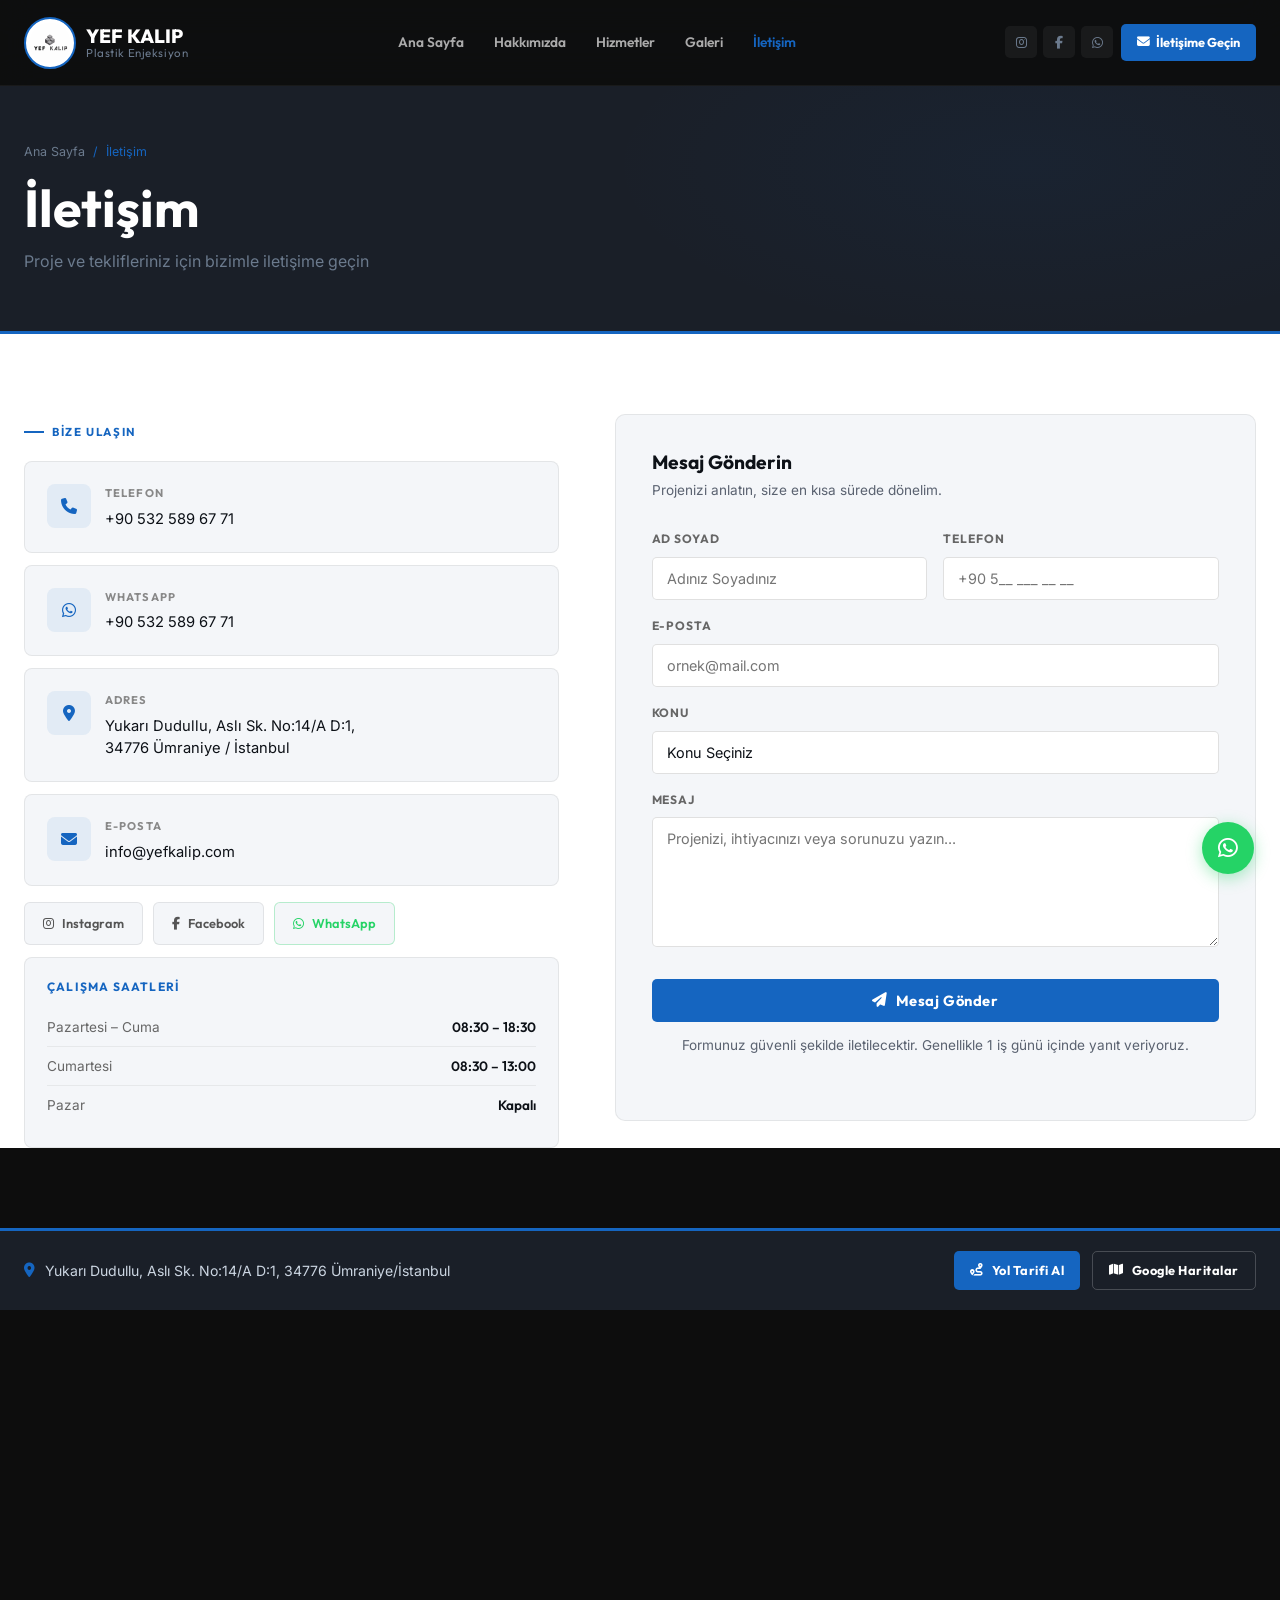
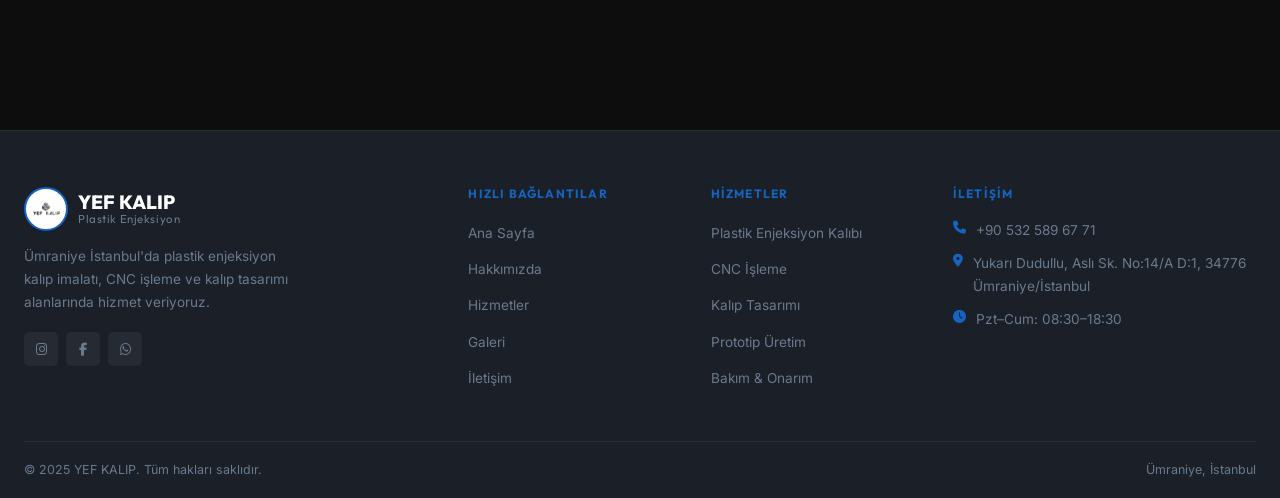
<file: iletisim.html>
﻿<!DOCTYPE html>
<html lang="tr">
<head>
  <meta charset="UTF-8" />
  <meta name="theme-color" content="#1565C0" /><meta name="viewport" content="width=device-width, initial-scale=1.0" />
  <title>İletişim – YEF KALIP | Plastik Enjeksiyon Kalıp İmalatı</title>
  <meta name="description" content="YEF KALIP iletişim. Yukarı Dudullu Ümraniye İstanbul. Tel: +90 532 589 67 71. Teklif ve sorularınız için bize ulaşın." />
  <meta name="keywords" content="yef kalıp iletişim, plastik kalıp teklif, ümraniye kalıp imalatı, kalıp fiyat, enjeksiyon kalıp istanbul" />
  <meta name="robots" content="index, follow" />
  <link rel="canonical" href="https://yefkalip.com/iletisim.html" />
  <meta property="og:type" content="website" />
  <meta property="og:url" content="https://yefkalip.com/iletisim.html" />
  <meta property="og:title" content="İletişim – YEF KALIP" />
  <meta property="og:description" content="YEF KALIP ile iletişime geçin. Ümraniye İstanbul'da plastik enjeksiyon kalıp imalatı için teklif alın." />
  <meta property="og:image" content="https://yefkalip.com/img/galeri/ig_5.jpg" />
  <meta property="og:site_name" content="YEF KALIP" />
  <meta name="twitter:card" content="summary_large_image" />
  <meta name="twitter:title" content="İletişim – YEF KALIP" />
  <meta name="twitter:description" content="YEF KALIP ile iletişime geçin. Plastik enjeksiyon kalıp imalatı için teklif alın." />
  <meta name="twitter:image" content="https://yefkalip.com/img/galeri/ig_5.jpg" />
  <script type="application/ld+json">
  {
    "@context": "https://schema.org",
    "@type": "LocalBusiness",
    "name": "YEF KALIP",
    "url": "https://yefkalip.com",
    "telephone": "+90-532-589-67-71",
    "email": "info@yefkalip.com",
    "address": {
      "@type": "PostalAddress",
      "streetAddress": "Yukarı Dudullu, Aslı Sk. No:14/A D:1",
      "addressLocality": "Ümraniye",
      "addressRegion": "İstanbul",
      "postalCode": "34776",
      "addressCountry": "TR"
    },
    "geo": {
      "@type": "GeoCoordinates",
      "latitude": 41.0082,
      "longitude": 29.1573
    },
    "openingHoursSpecification": [
      { "@type": "OpeningHoursSpecification", "dayOfWeek": ["Monday","Tuesday","Wednesday","Thursday","Friday"], "opens": "08:30", "closes": "18:30" },
      { "@type": "OpeningHoursSpecification", "dayOfWeek": "Saturday", "opens": "08:30", "closes": "13:00" }
    ],
    "sameAs": ["https://www.instagram.com/yef_kalip/","https://www.facebook.com/yefkalip/"]
  }
  </script>
  <style id="critical">
  *,*::before,*::after{box-sizing:border-box;margin:0;padding:0}
  :root{--red:#1565C0;--red-dk:#0D47A1;--red-glow:rgba(21,101,192,0.25);--black:#0D0D0D;--steel:#1A1F28;--steel2:#222832;--steel3:#2A3040;--muted:#6B7A8D;--light:#CBD5E1;--white:#fff;--radius:5px;--nav-h:86px;--transition:0.25s ease}
  html{scroll-behavior:smooth;font-size:16px}
  body{font-family:'Inter',sans-serif;background:#0D0D0D;color:#CBD5E1;line-height:1.65;-webkit-font-smoothing:antialiased}
  h1,h2,h3,h4,h5{font-family:'Outfit',sans-serif;font-weight:700;line-height:1.15;color:#fff}
  a{color:inherit;text-decoration:none}img{display:block;max-width:100%}ul{list-style:none}
  .container{max-width:1280px;margin:0 auto;padding:0 24px}
  .navbar{position:fixed;top:0;left:0;right:0;z-index:1000;height:86px;display:flex;align-items:center;background:rgba(13,13,13,0.9);backdrop-filter:blur(16px);border-bottom:1px solid rgba(255,255,255,0.05);transition:box-shadow .3s}
  .nav-inner{max-width:1280px;margin:0 auto;padding:0 24px;width:100%;display:flex;align-items:center;gap:20px}
  .nav-logo{display:flex;align-items:center;gap:10px;flex-shrink:0}
  .nav-logo img{height:58px;width:58px;object-fit:contain;background:#fff;border-radius:8px;padding:4px}
  .nav-logo-text{font-family:'Outfit',sans-serif;font-weight:800;font-size:1.2rem;line-height:1.1;color:#fff}
  .nav-logo-text small{font-size:.72rem;font-weight:400;color:#6B7A8D;letter-spacing:.05em;display:block}
  .nav-menu{display:flex;align-items:center;gap:2px;margin:0 auto}
  .nav-menu a{padding:8px 14px;border-radius:5px;font-family:'Outfit',sans-serif;font-size:.86rem;font-weight:600;color:rgba(255,255,255,.65);transition:all .25s ease}
  .nav-menu a:hover,.nav-menu a.active{color:#fff}.nav-menu a.active{color:#1565C0}
  .nav-cta a{display:inline-flex;align-items:center;gap:6px;padding:8px 16px;border-radius:5px;font-family:'Outfit',sans-serif;font-size:.8rem;font-weight:700;background:#1565C0;color:#fff;transition:all .25s ease}
  .nav-hamburger{display:none;flex-direction:column;gap:5px;cursor:pointer;padding:6px;background:none;border:none}
  .nav-hamburger span{display:block;width:22px;height:2px;background:#fff;border-radius:2px;transition:all .3s}
  .btn{display:inline-flex;align-items:center;gap:8px;padding:12px 26px;border-radius:5px;font-family:'Outfit',sans-serif;font-size:.88rem;font-weight:700;cursor:pointer;transition:all .25s ease;border:none}
  .btn-primary{background:#1565C0;color:#fff}.btn-outline{background:transparent;color:#fff;border:1.5px solid rgba(255,255,255,.2)}
  </style>
  <link rel="preconnect" href="https://fonts.googleapis.com" />
  <link rel="preconnect" href="https://fonts.gstatic.com" crossorigin />
  <link rel="stylesheet" href="https://fonts.googleapis.com/css2?family=Outfit:wght@300;400;500;600;700;800;900&family=Inter:wght@400;500;600&display=swap" />
  <link rel="preload" href="css/style.css" as="style" onload="this.onload=null;this.rel='stylesheet'" />
  <noscript><link rel="stylesheet" href="css/style.css" /></noscript>
  <link rel="stylesheet" href="https://cdnjs.cloudflare.com/ajax/libs/font-awesome/6.5.0/css/all.min.css" integrity="sha512-Avb2QiuDEEvB4bZJYdft2mNjVShBftLdPG8FJ0V7irTLQ8Uo0qcPxh4Plq7G5tGm0rU+1SPhVotteLpBERwTkw==" crossorigin="anonymous" referrerpolicy="no-referrer" />
  <link rel="icon" type="image/jpeg" href="img/logo.jpg" />
  <style>
    .contact-section { padding: 80px 0 0; background: #ffffff; }
    .contact-grid { display: grid; grid-template-columns: 1fr 1.2fr; gap: 56px; align-items: start; }
    .contact-card { background: #f4f6f9; border: 1px solid rgba(0,0,0,0.07); border-radius: 8px; padding: 22px; display: flex; align-items: flex-start; gap: 14px; margin-bottom: 12px; transition: all var(--transition); }
    .contact-card:hover { border-color: rgba(21,101,192,0.25); box-shadow: 0 4px 16px rgba(0,0,0,0.07); }
    .contact-card-icon { width: 44px; height: 44px; border-radius: 8px; background: rgba(21,101,192,0.08); color: var(--red); display: flex; align-items: center; justify-content: center; font-size: 1rem; flex-shrink: 0; }
    .contact-card-label { font-family:'Outfit',sans-serif; font-size: 0.7rem; font-weight: 700; letter-spacing: 0.1em; text-transform: uppercase; color: #888; margin-bottom: 5px; }
    .contact-card-value { font-size: 0.92rem; color: #0d1117; line-height: 1.5; }
    .contact-card-value a { color: #0d1117; transition: color var(--transition); }
    .contact-card-value a:hover { color: var(--red); }
    .contact-section .section-label { color: var(--red); }
    .social-row { display: flex; gap: 10px; margin-top: 16px; flex-wrap: wrap; }
    .social-btn { display: flex; align-items: center; gap: 8px; padding: 10px 18px; border-radius: 6px; background: #f4f6f9; border: 1px solid rgba(0,0,0,0.08); font-family:'Outfit',sans-serif; font-size: 0.8rem; font-weight: 600; color: #555; transition: all var(--transition); }
    .social-btn:hover { border-color: var(--red); color: var(--red); }
    .hours-box { background: #f4f6f9; border: 1px solid rgba(0,0,0,0.07); border-radius: 8px; padding: 22px; margin-top: 12px; }
    .hours-box h4 { font-family:'Outfit',sans-serif; font-size: 0.75rem; font-weight: 700; letter-spacing: 0.1em; text-transform: uppercase; color: var(--red); margin-bottom: 14px; }
    .hours-row { display: flex; justify-content: space-between; padding: 8px 0; border-bottom: 1px solid rgba(0,0,0,0.06); font-size: 0.85rem; }
    .hours-row:last-child { border-bottom: none; }
    .hours-day { color: #666; }
    .hours-time { color: #0d1117; font-family:'Outfit',sans-serif; font-weight: 600; }

    /* Form */
    .form-wrap { background: #f4f6f9; border: 1px solid rgba(0,0,0,0.07); border-radius: 10px; padding: 36px; }
    .form-wrap h3 { font-family:'Outfit',sans-serif; font-size: 1.2rem; font-weight: 700; color: #0d1117; margin-bottom: 6px; }
    .form-wrap p { font-size: 0.85rem; color: #5a6270; margin-bottom: 28px; }
    .form-row { display: grid; grid-template-columns: 1fr 1fr; gap: 16px; }
    .form-group { margin-bottom: 16px; }
    .form-group label { display: block; font-family:'Outfit',sans-serif; font-size: 0.75rem; font-weight: 700; letter-spacing: 0.08em; text-transform: uppercase; color: #666; margin-bottom: 8px; }
    .form-group input,
    .form-group select,
    .form-group textarea {
      width: 100%; padding: 12px 14px; border-radius: var(--radius);
      background: #ffffff; border: 1px solid rgba(0,0,0,0.12);
      color: #0d1117; font-family: 'Inter', sans-serif; font-size: 0.9rem;
      transition: border-color var(--transition); outline: none;
    }
    .form-group input:focus,
    .form-group select:focus,
    .form-group textarea:focus { border-color: var(--red); box-shadow: 0 0 0 3px rgba(21,101,192,0.08); }
    .form-group select { appearance: none; cursor: pointer; }
    .form-group select option { background: #ffffff; color: #0d1117; }
    .form-group textarea { min-height: 130px; resize: vertical; }
    .form-submit { width: 100%; justify-content: center; margin-top: 8px; font-size: 0.92rem; }
    .form-notice { font-size: 0.78rem; color: var(--muted); text-align: center; margin-top: 12px; }

    /* Map */
    .map-section { margin-top: 80px; }
    .map-box { border-radius: 0; overflow: hidden; height: 420px; }
    .map-box iframe { width: 100%; height: 100%; border: none; display: block; }
    .map-info-bar { background: var(--steel); padding: 20px 0; border-top: 3px solid var(--red); }
    .map-info-inner { display: flex; align-items: center; justify-content: space-between; flex-wrap: wrap; gap: 16px; }
    .map-info-item { display: flex; align-items: center; gap: 10px; font-size: 0.88rem; color: var(--light); }
    .map-info-item i { color: var(--red); }

    @media (max-width: 1024px) { .contact-grid { grid-template-columns: 1fr; } }
    @media (max-width: 640px) { .form-row { grid-template-columns: 1fr; } .map-info-inner { flex-direction: column; } }
  </style>
  <script type="application/ld+json">
  {
    "@context": "https://schema.org",
    "@type": "BreadcrumbList",
    "itemListElement": [
      { "@type": "ListItem", "position": 1, "name": "Ana Sayfa", "item": "https://yefkalip.com/" },
      { "@type": "ListItem", "position": 2, "name": "İletişim", "item": "https://yefkalip.com/iletisim.html" }
    ]
  }
  </script></head>
<body>

<nav class="navbar" id="navbar">
  <div class="nav-inner">
    <a href="index.html" class="nav-logo"><img src="img/logo.jpg" alt="YEF KALIP" /><div class="nav-logo-text">YEF KALIP<small>Plastik Enjeksiyon</small></div></a>
    <div class="nav-menu">
      <a href="index.html">Ana Sayfa</a><a href="hakkimizda.html">Hakkımızda</a>
      <a href="hizmetler.html">Hizmetler</a><a href="galeri.html">Galeri</a><a href="iletisim.html" class="active">İletişim</a>
    </div>
    <div class="nav-right">
      <div class="nav-social"><a href="https://www.instagram.com/yef_kalip/" target="_blank"><i class="fab fa-instagram"></i></a><a href="https://www.facebook.com/yefkalip/" target="_blank"><i class="fab fa-facebook-f"></i></a><a href="https://wa.me/905325896771" target="_blank"><i class="fab fa-whatsapp"></i></a></div>
      <div class="nav-cta"><a href="iletisim.html"><i class="fas fa-envelope"></i> İletişime Geçin</a></div>
    </div>
    <button class="nav-hamburger"><span></span><span></span><span></span></button>
  </div>
</nav>
<nav class="nav-mobile" id="navMobile">
  <a href="index.html">Ana Sayfa</a><a href="hakkimizda.html">Hakkımızda</a><a href="hizmetler.html">Hizmetler</a><a href="galeri.html">Galeri</a><a href="iletisim.html">İletişim</a>
  <a href="tel:+905325896771" style="color:var(--red);margin-top:8px;"><i class="fas fa-phone"></i> 0532 589 67 71</a>
</nav>

<div class="page-header">
  <div class="container">
    <div class="breadcrumb"><a href="index.html">Ana Sayfa</a><span>/</span><span>İletişim</span></div>
    <h1>İletişim</h1>
    <p>Proje ve teklifleriniz için bizimle iletişime geçin</p>
  </div>
</div>

<section class="contact-section">
  <div class="container">
    <div class="contact-grid">

      <!-- LEFT: INFO -->
      <div>
        <div class="section-label" style="margin-bottom:20px;">Bize Ulaşın</div>

        <div class="contact-card">
          <div class="contact-card-icon"><i class="fas fa-phone"></i></div>
          <div>
            <div class="contact-card-label">Telefon</div>
            <div class="contact-card-value">
              <a href="tel:+905325896771">+90 532 589 67 71</a>
            </div>
          </div>
        </div>

        <div class="contact-card">
          <div class="contact-card-icon"><i class="fab fa-whatsapp"></i></div>
          <div>
            <div class="contact-card-label">WhatsApp</div>
            <div class="contact-card-value">
              <a href="https://wa.me/905325896771" target="_blank">+90 532 589 67 71</a>
            </div>
          </div>
        </div>

        <div class="contact-card">
          <div class="contact-card-icon"><i class="fas fa-map-marker-alt"></i></div>
          <div>
            <div class="contact-card-label">Adres</div>
            <div class="contact-card-value">Yukarı Dudullu, Aslı Sk. No:14/A D:1,<br>34776 Ümraniye / İstanbul</div>
          </div>
        </div>

        <div class="contact-card">
          <div class="contact-card-icon"><i class="fas fa-envelope"></i></div>
          <div>
            <div class="contact-card-label">E-posta</div>
            <div class="contact-card-value">
              <a href="mailto:info@yefkalip.com">info@yefkalip.com</a>
            </div>
          </div>
        </div>

        <div class="social-row">
          <a href="https://www.instagram.com/yef_kalip/" target="_blank" class="social-btn"><i class="fab fa-instagram"></i> Instagram</a>
          <a href="https://www.facebook.com/yefkalip/" target="_blank" class="social-btn"><i class="fab fa-facebook-f"></i> Facebook</a>
          <a href="https://wa.me/905325896771" target="_blank" class="social-btn" style="border-color:rgba(37,211,102,0.3);color:#25D366;"><i class="fab fa-whatsapp"></i> WhatsApp</a>
        </div>

        <div class="hours-box">
          <h4>Çalışma Saatleri</h4>
          <div class="hours-row"><span class="hours-day">Pazartesi – Cuma</span><span class="hours-time">08:30 – 18:30</span></div>
          <div class="hours-row"><span class="hours-day">Cumartesi</span><span class="hours-time">08:30 – 13:00</span></div>
          <div class="hours-row"><span class="hours-day">Pazar</span><span class="hours-time">Kapalı</span></div>
        </div>
      </div>

      <!-- RIGHT: FORM -->
      <div class="form-wrap slide-right">
        <h3>Mesaj Gönderin</h3>
        <p>Projenizi anlatın, size en kısa sürede dönelim.</p>
        <form action="https://formspree.io/f/xbdegvkr" method="POST">
          <!-- Honeypot — bot koruması -->
          <input type="text" name="_gotcha" style="display:none !important" tabindex="-1" autocomplete="off" />
          <div class="form-row">
            <div class="form-group">
              <label for="f-name">Ad Soyad</label>
              <input id="f-name" type="text" name="name" placeholder="Adınız Soyadınız" required />
            </div>
            <div class="form-group">
              <label for="f-phone">Telefon</label>
              <input id="f-phone" type="tel" name="phone" placeholder="+90 5__ ___ __ __" />
            </div>
          </div>
          <div class="form-group">
            <label for="f-email">E-posta</label>
            <input id="f-email" type="email" name="email" placeholder="ornek@mail.com" required />
          </div>
          <div class="form-group">
            <label for="f-subject">Konu</label>
            <select id="f-subject" name="subject">
              <option value="">Konu Seçiniz</option>
              <option>Plastik Enjeksiyon Kalıbı</option>
              <option>CNC İşleme</option>
              <option>Kalıp Tasarımı</option>
              <option>Prototip Üretim</option>
              <option>Bakım &amp; Onarım</option>
              <option>Fason Üretim</option>
              <option>Fiyat Teklifi</option>
              <option>Diğer</option>
            </select>
          </div>
          <div class="form-group">
            <label for="f-message">Mesaj</label>
            <textarea id="f-message" name="message" placeholder="Projenizi, ihtiyacınızı veya sorunuzu yazın..."></textarea>
          </div>
          <button type="submit" class="btn btn-primary form-submit"><i class="fas fa-paper-plane"></i> Mesaj Gönder</button>
          <p class="form-notice">Formunuz güvenli şekilde iletilecektir. Genellikle 1 iş günü içinde yanıt veriyoruz.</p>
        </form>
      </div>

    </div>
  </div>
</section>

<!-- MAP -->
<div class="map-section">
  <div class="map-info-bar">
    <div class="container map-info-inner">
      <div class="map-info-item"><i class="fas fa-map-marker-alt"></i> Yukarı Dudullu, Aslı Sk. No:14/A D:1, 34776 Ümraniye/İstanbul</div>
      <div style="display:flex;gap:12px;flex-wrap:wrap;">
        <a href="https://www.google.com/maps/dir/?api=1&destination=YEF+KALIP+Umraniye+Istanbul" target="_blank" class="btn btn-primary" style="padding:8px 16px;font-size:0.8rem;"><i class="fas fa-route"></i> Yol Tarifi Al</a>
        <a href="https://maps.google.com/?q=YEF+KALIP+Umraniye" target="_blank" class="btn btn-outline" style="padding:8px 16px;font-size:0.8rem;border-color:rgba(255,255,255,0.2);"><i class="fas fa-map"></i> Google Haritalar</a>
      </div>
    </div>
  </div>
  <div class="map-box">
    <iframe
      src="https://www.google.com/maps/embed?pb=!1m18!1m12!1m3!1d3009.5!2d29.1450!3d41.0200!2m3!1f0!2f0!3f0!3m2!1i1024!2i768!4f13.1!3m3!1m2!1s0x14cadb0a958726c1%3A0x5c47e7d9c5c189b9!2sYEF+KALIP!5e0!3m2!1str!2str!4v1700000000000!5m2!1str!2str"
      allowfullscreen loading="lazy" referrerpolicy="no-referrer-when-downgrade"
      title="YEF KALIP Konum">
    </iframe>
  </div>
</div>

<footer>
  <div class="container">
    <div class="footer-grid">
      <div class="footer-brand"><div class="nav-logo" style="margin-bottom:4px;"><img src="img/logo.jpg" alt="YEF KALIP" style="height:44px;width:44px;border-radius:50%;object-fit:cover;border:2px solid var(--red);" /><div class="nav-logo-text">YEF KALIP<small>Plastik Enjeksiyon</small></div></div><p>Ümraniye İstanbul'da plastik enjeksiyon kalıp imalatı, CNC işleme ve kalıp tasarımı alanlarında hizmet veriyoruz.</p><div class="footer-social"><a href="https://www.instagram.com/yef_kalip/" target="_blank"><i class="fab fa-instagram"></i></a><a href="https://www.facebook.com/yefkalip/" target="_blank"><i class="fab fa-facebook-f"></i></a><a href="https://wa.me/905325896771" target="_blank"><i class="fab fa-whatsapp"></i></a></div></div>
      <div class="footer-col"><h4>Hızlı Bağlantılar</h4><ul><li><a href="index.html">Ana Sayfa</a></li><li><a href="hakkimizda.html">Hakkımızda</a></li><li><a href="hizmetler.html">Hizmetler</a></li><li><a href="galeri.html">Galeri</a></li><li><a href="iletisim.html">İletişim</a></li></ul></div>
      <div class="footer-col"><h4>Hizmetler</h4><ul><li><a href="hizmetler.html">Plastik Enjeksiyon Kalıbı</a></li><li><a href="hizmetler.html">CNC İşleme</a></li><li><a href="hizmetler.html">Kalıp Tasarımı</a></li><li><a href="hizmetler.html">Prototip Üretim</a></li><li><a href="hizmetler.html">Bakım &amp; Onarım</a></li></ul></div>
      <div class="footer-col"><h4>İletişim</h4><div class="footer-contact-item"><i class="fas fa-phone"></i><span><a href="tel:+905325896771" style="color:var(--muted);">+90 532 589 67 71</a></span></div><div class="footer-contact-item"><i class="fas fa-map-marker-alt"></i><span>Yukarı Dudullu, Aslı Sk. No:14/A D:1, 34776 Ümraniye/İstanbul</span></div><div class="footer-contact-item"><i class="fas fa-clock"></i><span>Pzt–Cum: 08:30–18:30</span></div></div>
    </div>
    <div class="footer-bottom"><span>&copy; 2025 YEF KALIP. Tüm hakları saklıdır.</span><span>Ümraniye, İstanbul</span></div>
  </div>
</footer>

<a href="https://wa.me/905325896771" target="_blank" class="whatsapp-float"><i class="fab fa-whatsapp"></i></a>
<script src="js/main.js"></script>
</body>
</html>
</file>
<file: css/style.css>
﻿/* ============================================================
   YEF KALIP – Shared Styles
   Brand: Red #1565C0 | Black #111111 | Steel #1E2530
   ============================================================ */

/* Google Fonts — HTML <head>'de preconnect + <link> ile yükleniyor, burada @import yok */

*, *::before, *::after { box-sizing: border-box; margin: 0; padding: 0; }

:root {
  --red:       #1565C0; /* steel blue accent */
  --red-dk:    #0D47A1;
  --red-glow:  rgba(21,101,192,0.25);
  --black:     #0D0D0D;
  --steel:     #1A1F28;
  --steel2:    #222832;
  --steel3:    #2A3040;
  --muted:     #6B7A8D;
  --light:     #CBD5E1;
  --white:     #FFFFFF;
  --radius:    5px;
  --nav-h:     86px;
  --transition: 0.25s ease;
}

html { scroll-behavior: smooth; font-size: 16px; }
body { font-family: 'Inter', sans-serif; background: var(--black); color: var(--light); line-height: 1.65; -webkit-font-smoothing: antialiased; }
h1,h2,h3,h4,h5 { font-family: 'Outfit', sans-serif; font-weight: 700; line-height: 1.15; color: var(--white); }
a { color: inherit; text-decoration: none; }
img { display: block; max-width: 100%; }
ul { list-style: none; }

::-webkit-scrollbar { width: 4px; }
::-webkit-scrollbar-track { background: var(--black); }
::-webkit-scrollbar-thumb { background: var(--red); border-radius: 2px; }

/* ── Utils ── */
.container { max-width: 1280px; margin: 0 auto; padding: 0 24px; }
.section-label {
  display: inline-flex; align-items: center; gap: 8px;
  font-family: 'Outfit', sans-serif; font-size: 0.72rem; font-weight: 700;
  letter-spacing: 0.14em; text-transform: uppercase; color: var(--red); margin-bottom: 10px;
}
.section-label::before { content: ''; display: block; width: 20px; height: 2px; background: var(--red); }
.section-title { font-size: clamp(1.75rem, 4vw, 2.75rem); margin-bottom: 14px; }
.section-title span { color: var(--red); }
.section-desc { font-size: 1rem; color: var(--muted); max-width: 600px; line-height: 1.75; }
.divider { width: 40px; height: 3px; background: var(--red); margin: 16px 0 24px; }

.btn {
  display: inline-flex; align-items: center; gap: 8px;
  padding: 12px 26px; border-radius: var(--radius);
  font-family: 'Outfit', sans-serif; font-size: 0.88rem; font-weight: 700;
  letter-spacing: 0.04em; cursor: pointer; transition: all var(--transition); border: none;
}
.btn-primary { background: var(--red); color: var(--white); }
.btn-primary:hover { background: var(--red-dk); transform: translateY(-1px); box-shadow: 0 8px 24px var(--red-glow); }
.btn-outline { background: transparent; color: var(--white); border: 1.5px solid rgba(255,255,255,0.2); }
.btn-outline:hover { border-color: var(--red); color: var(--red); }

/* ── NAVBAR ── */
.navbar {
  position: fixed; top: 0; left: 0; right: 0; z-index: 1000;
  height: var(--nav-h); display: flex; align-items: center;
  background: rgba(13,13,13,0.9); backdrop-filter: blur(16px);
  border-bottom: 1px solid rgba(255,255,255,0.05);
  transition: box-shadow 0.3s;
}
.navbar.scrolled { box-shadow: 0 4px 32px rgba(0,0,0,0.7); border-bottom-color: rgba(21,101,192,0.2); }
.nav-inner { max-width: 1280px; margin: 0 auto; padding: 0 24px; width: 100%; display: flex; align-items: center; gap: 20px; }
.nav-logo { display: flex; align-items: center; gap: 10px; flex-shrink: 0; }
.nav-logo img { height: 52px; width: 52px; object-fit: cover; border-radius: 50%; border: 2px solid var(--red); }
.nav-logo-text { font-family: 'Outfit', sans-serif; font-weight: 800; font-size: 1.2rem; line-height: 1.1; color: var(--white); }
.nav-logo-text small { font-size: 0.72rem; font-weight: 400; color: var(--muted); letter-spacing: 0.05em; display: block; }
.nav-menu { display: flex; align-items: center; gap: 2px; margin: 0 auto; }
.nav-menu a {
  padding: 8px 14px; border-radius: var(--radius);
  font-family: 'Outfit', sans-serif; font-size: 0.86rem; font-weight: 600;
  color: rgba(255,255,255,0.65); transition: all var(--transition);
}
.nav-menu a:hover, .nav-menu a.active { color: var(--white); }
.nav-menu a.active { color: var(--red); }
.nav-right { display: flex; align-items: center; gap: 8px; flex-shrink: 0; }
.nav-social { display: flex; gap: 6px; }
.nav-social a {
  width: 32px; height: 32px; border-radius: var(--radius);
  display: flex; align-items: center; justify-content: center;
  background: rgba(255,255,255,0.05); color: var(--muted); font-size: 0.8rem;
  transition: all var(--transition);
}
.nav-social a:hover { background: var(--red); color: var(--white); }
.nav-cta a {
  display: inline-flex; align-items: center; gap: 6px;
  padding: 8px 16px; border-radius: var(--radius);
  font-family: 'Outfit', sans-serif; font-size: 0.8rem; font-weight: 700;
  background: var(--red); color: var(--white); transition: all var(--transition);
}
.nav-cta a:hover { background: var(--red-dk); }
.nav-hamburger { display: none; flex-direction: column; gap: 5px; cursor: pointer; padding: 6px; background: none; border: none; }
.nav-hamburger span { display: block; width: 22px; height: 2px; background: var(--white); border-radius: 2px; transition: all 0.3s; }
.nav-mobile {
  display: none; flex-direction: column;
  position: fixed; top: var(--nav-h); left: 0; right: 0;
  background: var(--steel); border-bottom: 1px solid rgba(255,255,255,0.06);
  padding: 16px 24px 24px; z-index: 999;
}
.nav-mobile.open { display: flex; }
.nav-mobile a { padding: 12px 0; font-family: 'Outfit', sans-serif; font-size: 1rem; font-weight: 600; color: rgba(255,255,255,0.8); border-bottom: 1px solid rgba(255,255,255,0.06); transition: color var(--transition); }
.nav-mobile a:last-child { border-bottom: none; }
.nav-mobile a:hover { color: var(--red); }

/* ── PAGE HEADER ── */
.page-header {
  padding-top: calc(var(--nav-h) + 56px); padding-bottom: 56px;
  background: var(--steel); position: relative; overflow: hidden;
  border-bottom: 3px solid var(--red);
}
.page-header::before {
  content: ''; position: absolute; inset: 0;
  background: radial-gradient(ellipse 50% 80% at 80% 50%, rgba(21,101,192,0.06) 0%, transparent 65%);
}
.breadcrumb { display: flex; align-items: center; gap: 8px; font-size: 0.78rem; color: var(--muted); margin-bottom: 16px; }
.breadcrumb a { color: var(--muted); }
.breadcrumb a:hover { color: var(--red); }
.breadcrumb span { color: var(--red); }
.page-header h1 { font-size: clamp(2rem, 5vw, 3.25rem); margin-bottom: 10px; color: var(--white); }
.page-header p { font-size: 1rem; color: var(--muted); max-width: 540px; }

/* ── SECTION STYLES ── */
.section-light { background: #f4f6f9; }
.section-white { background: #ffffff; }
.section-dark { background: #0d1017; }
.section-steel { background: var(--steel); }

.section-light h1,.section-light h2,.section-light h3,.section-light h4,
.section-white h1,.section-white h2,.section-white h3,.section-white h4 { color: #0f1117; }
.section-light p,.section-light li,.section-white p,.section-white li { color: #555e6e; }
.section-light .section-desc,.section-white .section-desc { color: #5a6270; }
.section-light .section-label,.section-white .section-label { color: var(--red); }
.section-light .section-label::before,.section-white .section-label::before { background: var(--red); }
.section-light .section-title span,.section-white .section-title span { color: var(--red); }

/* ── STATS BAR ── */
.stats-bar { background: var(--steel); border-top: 1px solid rgba(255,255,255,0.06); padding: 28px 0; }
.stats-grid { display: grid; grid-template-columns: repeat(4, 1fr); text-align: center; }
.stat-item { padding: 0 20px; position: relative; }
.stat-item:not(:last-child)::after { content: ''; position: absolute; right: 0; top: 10%; height: 80%; width: 1px; background: rgba(255,255,255,0.08); }
.stat-num { font-family: 'Outfit', sans-serif; font-size: 2rem; font-weight: 800; color: var(--red); line-height: 1; }
.stat-label { font-size: 0.78rem; color: var(--muted); margin-top: 5px; }

/* ── CARD ── */
.card { background: var(--steel2); border: 1px solid rgba(255,255,255,0.06); border-radius: 8px; overflow: hidden; transition: all var(--transition); }
.card:hover { transform: translateY(-4px); border-color: rgba(21,101,192,0.3); box-shadow: 0 12px 40px rgba(0,0,0,0.4); }

/* ── FOOTER ── */
footer { background: var(--steel); border-top: 1px solid rgba(255,255,255,0.06); padding: 56px 0 0; }
.footer-grid { display: grid; grid-template-columns: 2fr 1fr 1fr 1.5fr; gap: 40px; padding-bottom: 40px; }
.footer-brand p { font-size: 0.85rem; color: var(--muted); line-height: 1.7; max-width: 280px; margin-top: 14px; }
.footer-social { display: flex; gap: 8px; margin-top: 18px; }
.footer-social a { width: 34px; height: 34px; border-radius: var(--radius); background: rgba(255,255,255,0.05); color: var(--muted); display: flex; align-items: center; justify-content: center; font-size: 0.82rem; transition: all var(--transition); }
.footer-social a:hover { background: var(--red); color: var(--white); }
.footer-col h4 { font-family: 'Outfit', sans-serif; font-size: 0.75rem; font-weight: 700; letter-spacing: 0.1em; text-transform: uppercase; color: var(--red); margin-bottom: 18px; }
.footer-col ul li { margin-bottom: 10px; }
.footer-col ul li a { font-size: 0.85rem; color: var(--muted); transition: color var(--transition); }
.footer-col ul li a:hover { color: var(--white); }
.footer-contact-item { display: flex; gap: 10px; align-items: flex-start; margin-bottom: 11px; }
.footer-contact-item i { color: var(--red); margin-top: 2px; font-size: 0.82rem; flex-shrink: 0; }
.footer-contact-item span { font-size: 0.85rem; color: var(--muted); }
.footer-bottom { border-top: 1px solid rgba(255,255,255,0.06); padding: 18px 0; display: flex; align-items: center; justify-content: space-between; font-size: 0.78rem; color: var(--muted); }

/* ── WHATSAPP FLOAT ── */
.whatsapp-float { position: fixed; bottom: 26px; right: 26px; z-index: 900; width: 52px; height: 52px; border-radius: 50%; background: #25D366; color: var(--white); display: flex; align-items: center; justify-content: center; font-size: 1.4rem; box-shadow: 0 4px 16px rgba(37,211,102,0.4); transition: all var(--transition); }
.whatsapp-float:hover { transform: scale(1.1); }

/* ── SCROLL ANIMATIONS ── */
.fade-in  { opacity: 0; transform: translateY(24px); transition: opacity 0.65s ease, transform 0.65s ease; }
.fade-in.visible  { opacity: 1; transform: none; }
.slide-left  { opacity: 0; transform: translateX(-36px); transition: opacity 0.65s ease, transform 0.65s ease; }
.slide-left.visible  { opacity: 1; transform: none; }
.slide-right { opacity: 0; transform: translateX(36px); transition: opacity 0.65s ease, transform 0.65s ease; }
.slide-right.visible { opacity: 1; transform: none; }
.slide-up { opacity: 0; transform: translateY(36px); transition: opacity 0.65s ease, transform 0.65s ease; }
.slide-up.visible { opacity: 1; transform: none; }
.stagger-1 { transition-delay: 0.1s; }
.stagger-2 { transition-delay: 0.2s; }
.stagger-3 { transition-delay: 0.3s; }
.stagger-4 { transition-delay: 0.4s; }
.stagger-5 { transition-delay: 0.5s; }
.stagger-6 { transition-delay: 0.6s; }

/* ── RESPONSIVE ── */
@media (max-width: 1024px) {
  .footer-grid { grid-template-columns: 1fr 1fr; }
  .nav-menu, .nav-cta { display: none; }
  .nav-hamburger { display: flex; }
}
@media (max-width: 768px) {
  .stats-grid { grid-template-columns: repeat(2, 1fr); gap: 20px 0; }
  .stat-item:nth-child(2)::after { display: none; }
  .footer-grid { grid-template-columns: 1fr; gap: 28px; }
  .footer-bottom { flex-direction: column; gap: 6px; text-align: center; }
  .nav-social { display: none; }
}
</file>
